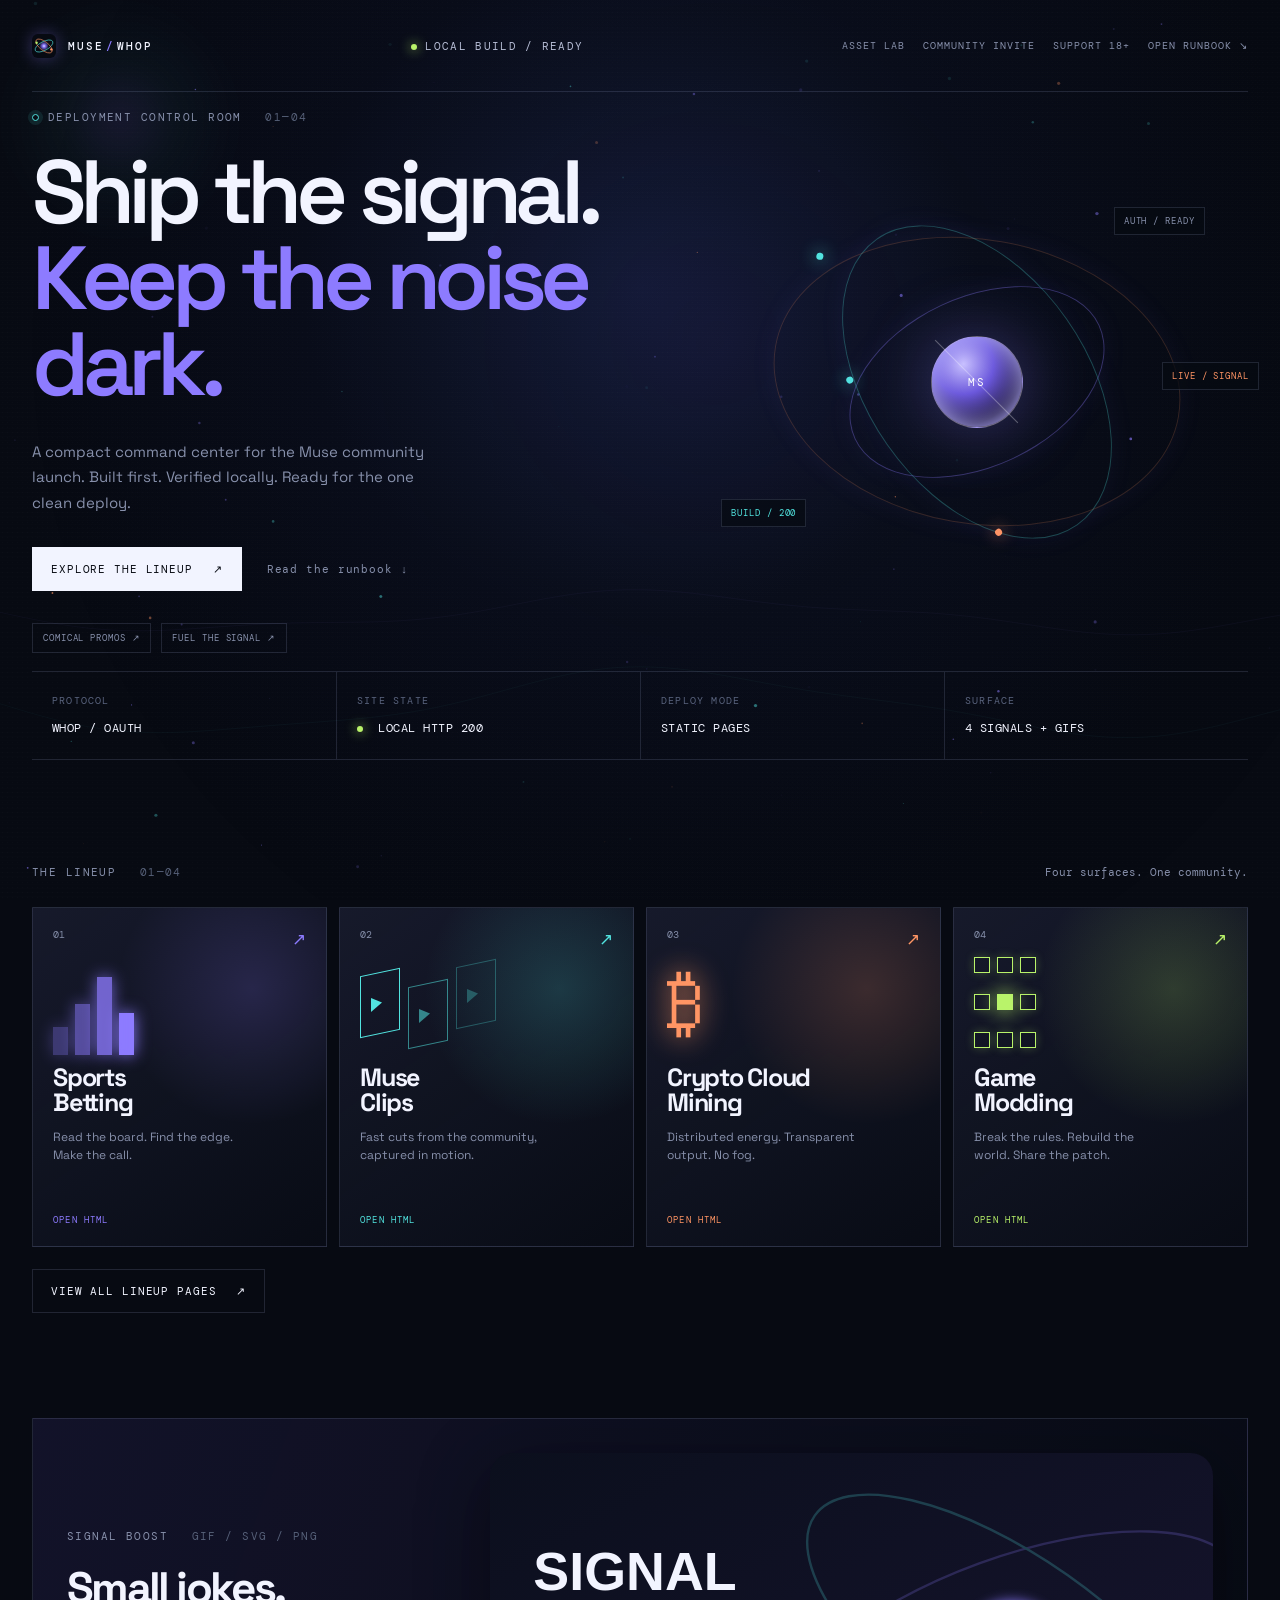
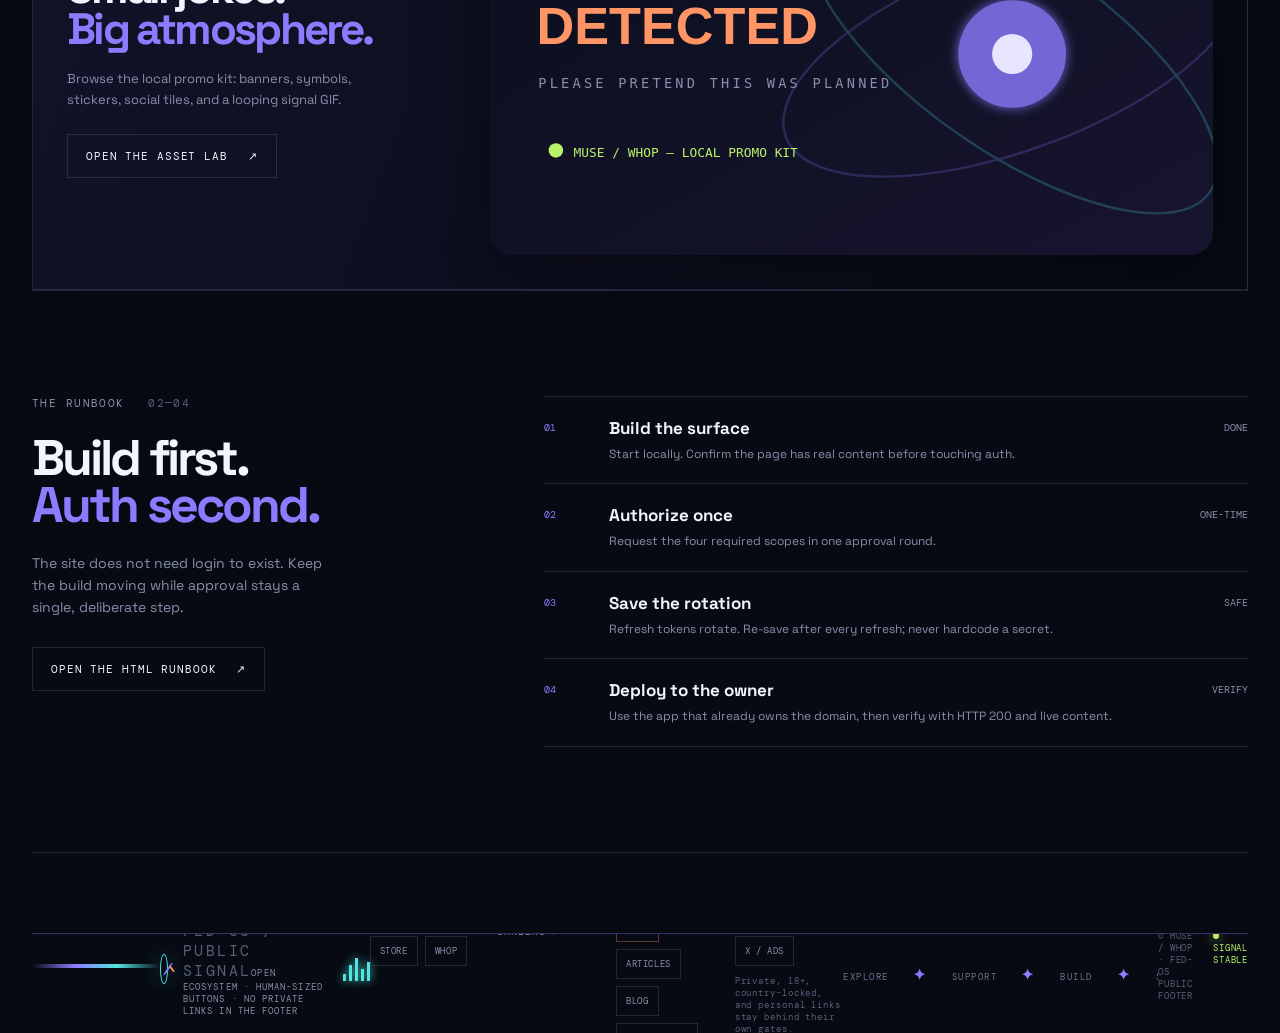
<file: index.html>
<!doctype html>
<html lang="en">
<head>
  <meta charset="utf-8"><meta name="viewport" content="width=device-width, initial-scale=1">
  <meta name="theme-color" content="#070a12"><meta name="description" content="Muse Whop — a dark, animated community control room.">
  <title>Muse / Whop Control Room</title>
  <link rel="icon" type="image/svg+xml" href="assets/muse-favicon.svg"><link rel="apple-touch-icon" href="assets/muse-symbol.svg"><link rel="manifest" href="site.webmanifest">
  <link rel="preconnect" href="https://fonts.googleapis.com"><link rel="preconnect" href="https://fonts.gstatic.com" crossorigin>
  <link href="https://fonts.googleapis.com/css2?family=DM+Mono:wght@400;500&family=Space+Grotesk:wght@400;500;600;700&display=swap" rel="stylesheet"><link rel="stylesheet" href="styles.css">
</head>
<body>
  <canvas id="scene" aria-hidden="true"></canvas><div class="grain" aria-hidden="true"></div><div class="scanlines" aria-hidden="true"></div>
  <main class="shell">
    <nav class="topbar"><a class="brand" href="index.html" aria-label="Muse Whop home"><img src="assets/muse-symbol.svg" alt="" class="brand-symbol"><span>MUSE<span class="slash">/</span>WHOP</span></a><div class="nav-status"><i></i><span>LOCAL BUILD / READY</span></div><div class="nav-links"><a href="gallery.html">ASSET LAB</a><a href="invite.html">COMMUNITY INVITE</a><a href="support.html">SUPPORT 18+</a><a class="nav-link" href="runbook.html">OPEN RUNBOOK <span>↘</span></a></div></nav>
    <section class="hero" id="top"><div class="hero-copy"><p class="eyebrow"><span class="pulse"></span>DEPLOYMENT CONTROL ROOM <b>01—04</b></p><h1>Ship the signal.<br><em>Keep the noise dark.</em></h1><p class="lede">A compact command center for the Muse community launch. Built first. Verified locally. Ready for the one clean deploy.</p><div class="hero-actions"><a class="button button-primary" href="lineup.html">Explore the lineup <span>↗</span></a><a class="text-button" href="runbook.html">Read the runbook <span>↓</span></a></div><div class="hero-chips"><a href="gallery.html">COMICAL PROMOS <span>↗</span></a><a href="support.html">FUEL THE SIGNAL <span>↗</span></a></div></div><div class="hero-orbit" aria-label="Animated abstract orbit visualization"><div class="orbit orbit-one"></div><div class="orbit orbit-two"></div><div class="orbit orbit-three"></div><div class="core"><span></span><small>MS</small></div><div class="orbit-label label-a">AUTH / READY</div><div class="orbit-label label-b">BUILD / 200</div><div class="orbit-label label-c">LIVE / SIGNAL</div></div></section>
    <section class="metrics" aria-label="Project metrics"><div><span class="metric-label">PROTOCOL</span><strong>WHOP / OAUTH</strong></div><div><span class="metric-label">SITE STATE</span><strong><i class="tiny-dot"></i> LOCAL HTTP 200</strong></div><div><span class="metric-label">DEPLOY MODE</span><strong>STATIC PAGES</strong></div><div><span class="metric-label">SURFACE</span><strong>4 SIGNALS + GIFS</strong></div></section>
    <section class="section" id="lineup"><div class="section-heading"><p class="eyebrow">THE LINEUP <b>01—04</b></p><p class="section-note">Four surfaces. One community.</p></div><div class="cards"><a class="signal-card card-purple" href="sports-betting.html"><div class="card-top"><span class="index">01</span><span class="card-arrow">↗</span></div><div class="glyph glyph-bars"><i></i><i></i><i></i><i></i></div><h2>Sports<br>Betting</h2><p>Read the board. Find the edge. Make the call.</p><span class="card-tag">OPEN HTML</span></a><a class="signal-card card-cyan" href="muse-clips.html"><div class="card-top"><span class="index">02</span><span class="card-arrow">↗</span></div><div class="glyph glyph-clips"><i></i><i></i><i></i></div><h2>Muse<br>Clips</h2><p>Fast cuts from the community, captured in motion.</p><span class="card-tag">OPEN HTML</span></a><a class="signal-card card-orange" href="crypto-mining.html"><div class="card-top"><span class="index">03</span><span class="card-arrow">↗</span></div><div class="glyph glyph-coin"><span>₿</span></div><h2>Crypto Cloud<br>Mining</h2><p>Distributed energy. Transparent output. No fog.</p><span class="card-tag">OPEN HTML</span></a><a class="signal-card card-lime" href="game-modding.html"><div class="card-top"><span class="index">04</span><span class="card-arrow">↗</span></div><div class="glyph glyph-grid"><i></i><i></i><i></i><i></i><i></i><i></i><i></i><i></i><i></i></div><h2>Game<br>Modding</h2><p>Break the rules. Rebuild the world. Share the patch.</p><span class="card-tag">OPEN HTML</span></a></div><div class="section-cta"><a class="button button-outline" href="lineup.html">View all lineup pages <span>↗</span></a></div></section>
    <section class="promo-strip"><div><p class="eyebrow">SIGNAL BOOST <b>GIF / SVG / PNG</b></p><h2>Small jokes.<br><em>Big atmosphere.</em></h2><p>Browse the local promo kit: banners, symbols, stickers, social tiles, and a looping signal GIF.</p><a class="button button-outline" href="gallery.html">Open the asset lab <span>↗</span></a></div><img src="assets/banner-signal.svg" alt="Comical signal detected promotional banner" loading="lazy"></section>
    <section class="runbook section" id="runbook"><div class="runbook-intro"><p class="eyebrow">THE RUNBOOK <b>02—04</b></p><h2>Build first.<br><em>Auth second.</em></h2><p>The site does not need login to exist. Keep the build moving while approval stays a single, deliberate step.</p><a class="button button-outline" href="runbook.html">Open the HTML runbook <span>↗</span></a></div><ol class="steps"><li><span class="step-no">01</span><div><h3>Build the surface</h3><p>Start locally. Confirm the page has real content before touching auth.</p></div><span class="step-state">DONE</span></li><li><span class="step-no">02</span><div><h3>Authorize once</h3><p>Request the four required scopes in one approval round.</p></div><span class="step-state">ONE-TIME</span></li><li><span class="step-no">03</span><div><h3>Save the rotation</h3><p>Refresh tokens rotate. Re-save after every refresh; never hardcode a secret.</p></div><span class="step-state">SAFE</span></li><li><span class="step-no">04</span><div><h3>Deploy to the owner</h3><p>Use the app that already owns the domain, then verify with HTTP 200 and live content.</p></div><span class="step-state">VERIFY</span></li></ol></section>
    <footer class="site-footer"><div class="footer-beam"></div><div class="footer-signal-line"><span class="footer-orb" aria-hidden="true"></span><div><strong>FED-OS / PUBLIC SIGNAL</strong><small>OPEN ECOSYSTEM · HUMAN-SIZED BUTTONS · NO PRIVATE LINKS IN THE FOOTER</small></div><span class="footer-bars" aria-hidden="true"><i></i><i></i><i></i><i></i><i></i></span></div><div class="footer-grid"><section class="footer-column"><h3>FED-OS</h3><div class="footer-links"><a href="https://www.fedpromptly.org" target="_blank" rel="noopener">FED-OS</a><a href="https://www.fedpromptly.com/aid" target="_blank" rel="noopener">MEMBERSHIP</a><a href="https://www.jabburr.com/fed-os" target="_blank" rel="noopener">STORE</a><a href="https://whop.com/fedpromptly/" target="_blank" rel="noopener">WHOP</a></div></section><section class="footer-column"><h3>CONTACT</h3><div class="footer-contact"><a href="mailto:contact@fedpromptly.com">GENERAL ↗</a><a href="mailto:support@fedpromptly.com">SUPPORT ↗</a><a href="mailto:business@fedpromptly.com">BUSINESS ↗</a><a href="mailto:careers@fedpromptly.com">CAREERS ↗</a></div></section><section class="footer-column"><h3>MEDIA / SUPPORT</h3><div class="footer-links"><a class="hot" href="https://www.patreon.com/c/FEDpromptly" target="_blank" rel="noopener">PATREON</a><a class="hot" href="https://buymeacoffee.com/fedpromptly" target="_blank" rel="noopener">TIPS</a><a href="https://substack.com/@fedpromptly" target="_blank" rel="noopener">ARTICLES</a><a href="https://fedpromptly.wordpress.com/" target="_blank" rel="noopener">BLOG</a><a href="https://gitfed.substack.com/" target="_blank" rel="noopener">GITFED BLOG</a><a href="https://www.deviantart.com/fedpromptly" target="_blank" rel="noopener">ART</a></div></section><section class="footer-column"><h3>COMMUNITY</h3><div class="footer-links"><a href="discord.html">DEV DISCORD</a><a href="https://bsky.app/profile/fed-os.bsky.social" target="_blank" rel="noopener">BLUESKY</a><a href="https://x.com/Fedpromptly" target="_blank" rel="noopener">X / ADS</a></div><p class="footer-note">Private, 18+, country-locked, and personal links stay behind their own gates.</p></section></div><div class="footer-ticker"><span>EXPLORE <b>✦</b> SUPPORT <b>✦</b> BUILD <b>✦</b> SHARE <b>✦</b> KEEP THE SIGNAL KIND <b>✦</b> EXPLORE <b>✦</b> SUPPORT <b>✦</b> BUILD <b>✦</b> SHARE <b>✦</b> KEEP THE SIGNAL KIND</span></div><div class="footer-bottom"><span>© MUSE / WHOP · FED-OS PUBLIC FOOTER</span><span class="footer-signal"><i></i> SIGNAL STABLE</span></div></footer>
  </main><script src="script.js"></script>
</body></html>
</file>
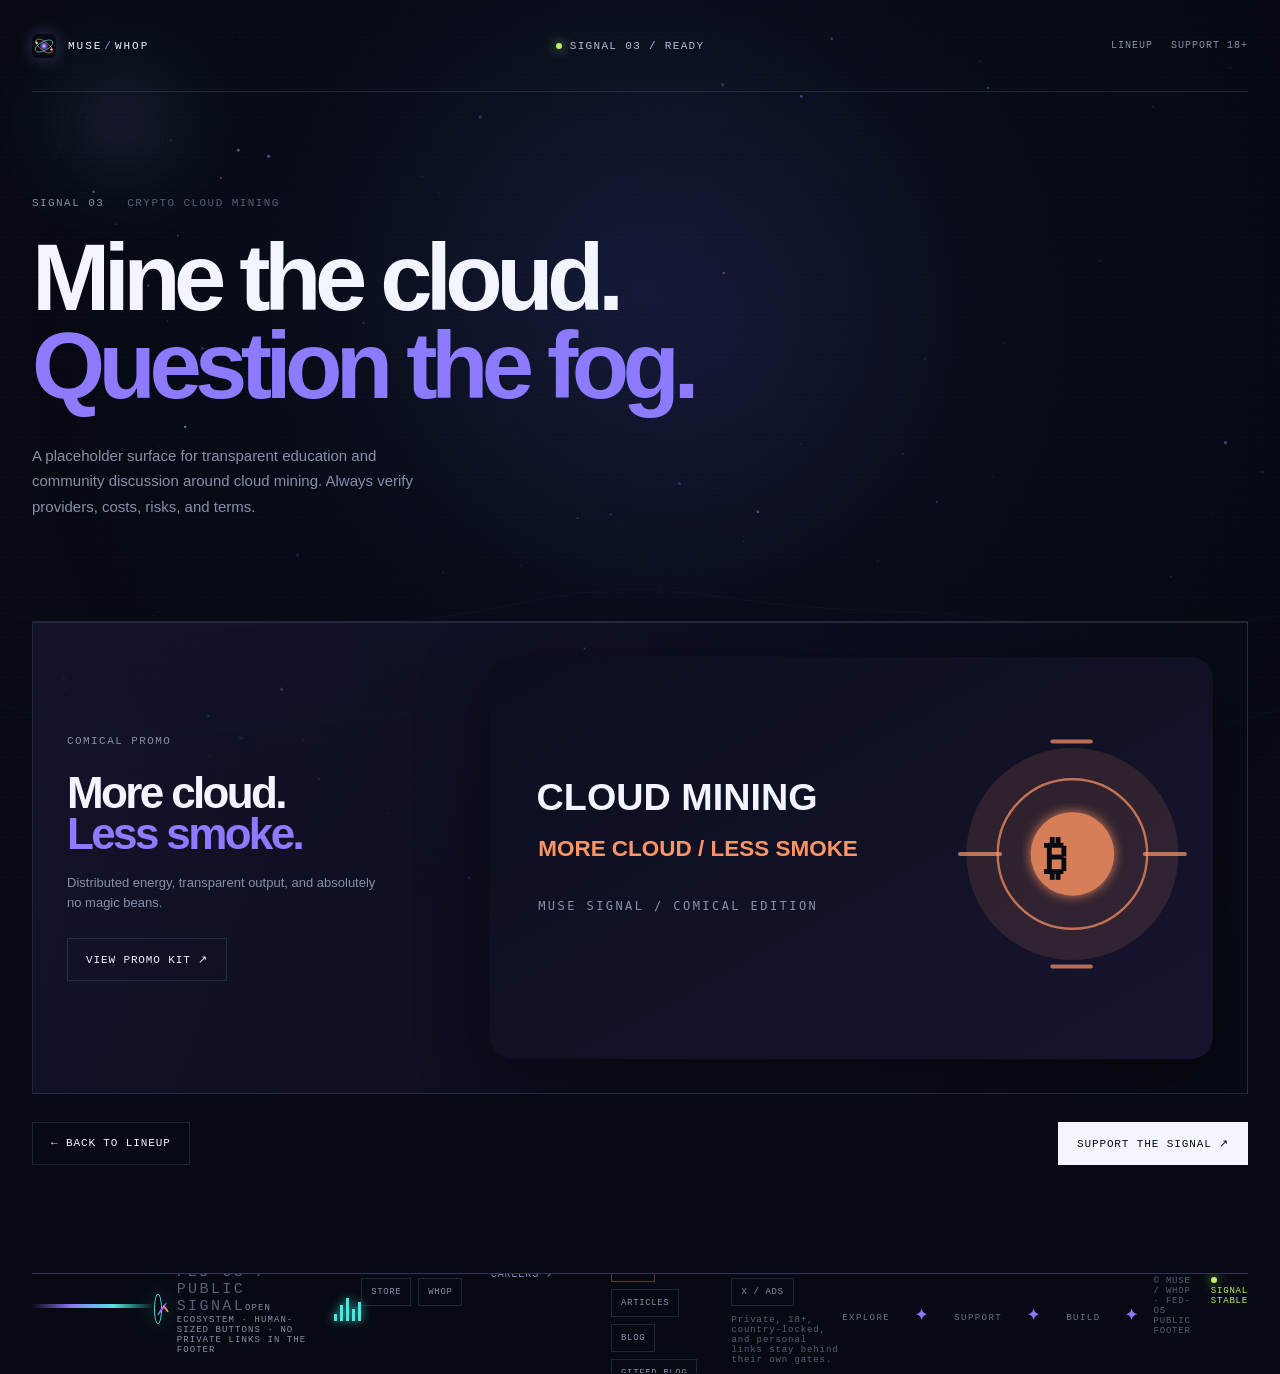
<file: crypto-mining.html>
<!doctype html><html lang="en"><head><meta charset="utf-8"><meta name="viewport" content="width=device-width,initial-scale=1"><title>Crypto Cloud Mining / Muse Whop</title><link rel="icon" type="image/svg+xml" href="assets/muse-favicon.svg"><link rel="stylesheet" href="styles.css"></head><body><canvas id="scene"></canvas><div class="grain"></div><div class="scanlines"></div><main class="shell"><nav class="topbar"><a class="brand" href="index.html"><img src="assets/muse-symbol.svg" class="brand-symbol" alt=""><span>MUSE<span class="slash">/</span>WHOP</span></a><div class="nav-status"><i></i>SIGNAL 03 / READY</div><div class="nav-links"><a href="lineup.html">LINEUP</a><a href="support.html">SUPPORT 18+</a></div></nav><section class="page-hero"><p class="eyebrow">SIGNAL 03 <b>CRYPTO CLOUD MINING</b></p><h1>Mine the cloud.<br><em>Question the fog.</em></h1><p class="lede">A placeholder surface for transparent education and community discussion around cloud mining. Always verify providers, costs, risks, and terms.</p></section><section class="promo-strip"><div><p class="eyebrow">COMICAL PROMO</p><h2>More cloud.<br><em>Less smoke.</em></h2><p>Distributed energy, transparent output, and absolutely no magic beans.</p><a class="button button-outline" href="gallery.html">View promo kit ↗</a></div><img src="assets/promo-mining.svg" alt="Crypto cloud mining promo art"></section><div class="page-actions"><a class="button button-outline" href="lineup.html">← Back to lineup</a><a class="button button-primary" href="support.html">Support the signal ↗</a></div><footer class="site-footer"><div class="footer-beam"></div><div class="footer-signal-line"><span class="footer-orb" aria-hidden="true"></span><div><strong>FED-OS / PUBLIC SIGNAL</strong><small>OPEN ECOSYSTEM · HUMAN-SIZED BUTTONS · NO PRIVATE LINKS IN THE FOOTER</small></div><span class="footer-bars" aria-hidden="true"><i></i><i></i><i></i><i></i><i></i></span></div><div class="footer-grid"><section class="footer-column"><h3>FED-OS</h3><div class="footer-links"><a href="https://www.fedpromptly.org" target="_blank" rel="noopener">FED-OS</a><a href="https://www.fedpromptly.com/aid" target="_blank" rel="noopener">MEMBERSHIP</a><a href="https://www.jabburr.com/fed-os" target="_blank" rel="noopener">STORE</a><a href="https://whop.com/fedpromptly/" target="_blank" rel="noopener">WHOP</a></div></section><section class="footer-column"><h3>CONTACT</h3><div class="footer-contact"><a href="mailto:contact@fedpromptly.com">GENERAL ↗</a><a href="mailto:support@fedpromptly.com">SUPPORT ↗</a><a href="mailto:business@fedpromptly.com">BUSINESS ↗</a><a href="mailto:careers@fedpromptly.com">CAREERS ↗</a></div></section><section class="footer-column"><h3>MEDIA / SUPPORT</h3><div class="footer-links"><a class="hot" href="https://www.patreon.com/c/FEDpromptly" target="_blank" rel="noopener">PATREON</a><a class="hot" href="https://buymeacoffee.com/fedpromptly" target="_blank" rel="noopener">TIPS</a><a href="https://substack.com/@fedpromptly" target="_blank" rel="noopener">ARTICLES</a><a href="https://fedpromptly.wordpress.com/" target="_blank" rel="noopener">BLOG</a><a href="https://gitfed.substack.com/" target="_blank" rel="noopener">GITFED BLOG</a><a href="https://www.deviantart.com/fedpromptly" target="_blank" rel="noopener">ART</a></div></section><section class="footer-column"><h3>COMMUNITY</h3><div class="footer-links"><a href="discord.html">DEV DISCORD</a><a href="https://bsky.app/profile/fed-os.bsky.social" target="_blank" rel="noopener">BLUESKY</a><a href="https://x.com/Fedpromptly" target="_blank" rel="noopener">X / ADS</a></div><p class="footer-note">Private, 18+, country-locked, and personal links stay behind their own gates.</p></section></div><div class="footer-ticker"><span>EXPLORE <b>✦</b> SUPPORT <b>✦</b> BUILD <b>✦</b> SHARE <b>✦</b> KEEP THE SIGNAL KIND <b>✦</b> EXPLORE <b>✦</b> SUPPORT <b>✦</b> BUILD <b>✦</b> SHARE <b>✦</b> KEEP THE SIGNAL KIND</span></div><div class="footer-bottom"><span>© MUSE / WHOP · FED-OS PUBLIC FOOTER</span><span class="footer-signal"><i></i> SIGNAL STABLE</span></div></footer></main><script src="script.js"></script></body></html>
</file>
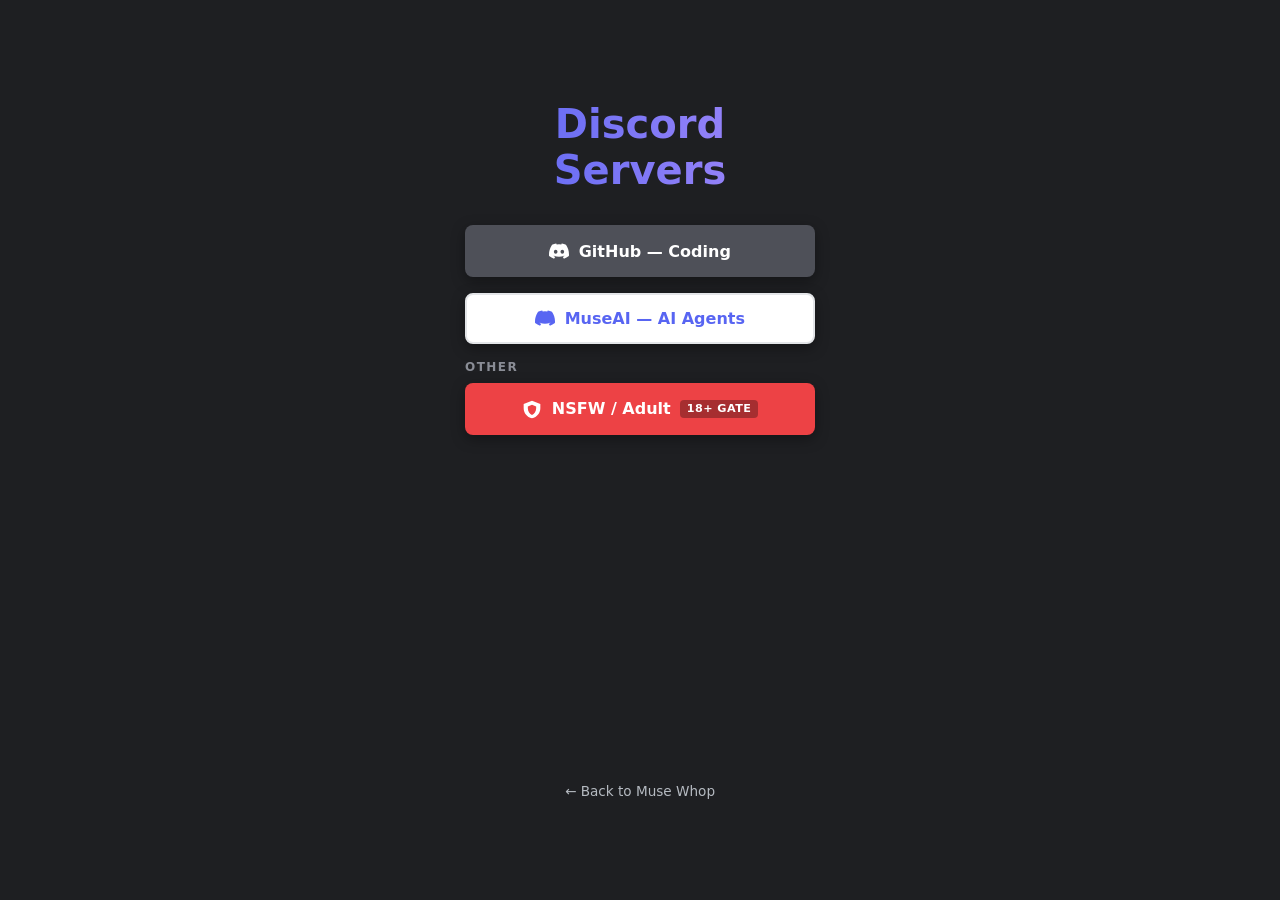
<file: discord.html>
<!doctype html><html lang="en"><head><meta charset="utf-8"><meta name="viewport" content="width=device-width,initial-scale=1"><meta name="theme-color" content="#1e1f22"><title>Discord Servers / Muse Whop</title><link rel="icon" type="image/svg+xml" href="assets/muse-favicon.svg"><style>:root{--discord:#5865f2;--grey:#4e5058;--red:#ed4245}*{box-sizing:border-box}body{margin:0;min-height:100vh;display:flex;align-items:center;justify-content:center;padding:2.5rem 2rem;background:#1e1f22;color:#f2f3f5;font-family:system-ui,-apple-system,"Segoe UI",Roboto,sans-serif}.wrap{display:flex;flex-direction:column;align-items:center;gap:2rem;width:100%;max-width:350px}.title{margin:0;text-align:center;font-size:clamp(1.75rem,7vw,2.5rem);font-weight:800;line-height:1.15;background:linear-gradient(90deg,#5865f2,#a78bfa,#eb459e,#5865f2);background-size:300% 100%;-webkit-background-clip:text;background-clip:text;color:transparent;animation:shimmer 6s linear infinite,rise .7s cubic-bezier(.2,.7,.2,1) both}.section-label{margin:0 0 -.4rem;align-self:flex-start;font-size:.75rem;font-weight:700;letter-spacing:.12em;text-transform:uppercase;color:#8a8d96}.button-stack{display:flex;flex-direction:column;gap:1rem;width:100%}.discord-btn{display:flex;align-items:center;justify-content:center;gap:.6rem;width:100%;padding:.85rem 1.25rem;border-radius:8px;font-size:1rem;font-weight:600;text-decoration:none;border:2px solid transparent;box-shadow:0 4px 14px rgba(0,0,0,.35);transition:background .15s ease,transform .15s ease,box-shadow .15s ease,border-color .15s ease}.discord-btn:hover{transform:translateY(-2px);box-shadow:0 8px 20px rgba(0,0,0,.45)}.discord-btn:focus-visible{outline:none;border-color:#fff}.discord-btn svg{width:20px;height:20px;fill:currentColor;flex-shrink:0}.discord-btn.github{background:var(--grey);color:#fff}.discord-btn.github:hover{background:#3c3e44}.discord-btn.museai{background:#fff;color:var(--discord);border-color:#e3e5e8}.discord-btn.museai:hover{background:#EDEFFD;border-color:#c9ccf7}.discord-btn.nsfw{background:var(--red);color:#fff}.discord-btn.nsfw:hover{background:#c93b3e}.tag{font-size:.7rem;font-weight:700;letter-spacing:.04em;padding:.15rem .4rem;border-radius:4px;background:rgba(0,0,0,.3);text-transform:uppercase}.widget{width:100%;border-radius:10px;overflow:hidden;margin-top:.25rem}.widget iframe{display:block;width:100%;height:280px;border:0}.back{color:#b5bac1;font-size:.85rem;text-decoration:none}.back:hover{color:#fff}dialog.age-gate{width:min(92vw,400px);padding:1.75rem;border:none;border-radius:12px;background:#2b2d31;color:#f2f3f5;box-shadow:0 24px 70px rgba(0,0,0,.65)}dialog.age-gate::backdrop{background:rgba(0,0,0,.65);backdrop-filter:blur(4px)}dialog.age-gate h2{margin:0 0 .6rem;font-size:1.2rem}dialog.age-gate p{margin:0 0 1.25rem;font-size:.925rem;line-height:1.5;color:#c4c7ce}dialog.age-gate p strong{color:#ed4245}.verify{display:flex;align-items:flex-start;gap:.65rem;padding:.85rem .9rem;margin-bottom:1.25rem;border-radius:8px;background:#1e1f22;border:2px solid #3c3e44;cursor:pointer;font-size:.9rem;line-height:1.4;color:#dbdee1}.verify input{flex-shrink:0;width:18px;height:18px;accent-color:var(--red)}.gate-actions{display:flex;flex-direction:column;gap:.6rem}.gate-btn{font:inherit;font-size:.95rem;font-weight:600;padding:.75rem 1rem;border-radius:8px;border:2px solid transparent;cursor:pointer}.gate-btn.confirm{background:var(--red);color:#fff}.gate-btn.confirm:disabled{opacity:.45;cursor:not-allowed}.gate-btn.cancel{background:transparent;color:#c4c7ce;border-color:#4e5058}@keyframes shimmer{from{background-position:0 50%}to{background-position:-300% 50%}}@keyframes rise{from{opacity:0;transform:translateY(12px) scale(.98)}to{opacity:1;transform:none}}@media(prefers-reduced-motion:reduce){.title{animation:none}.discord-btn:hover{transform:none}}</style></head><body><main class="wrap"><h1 class="title">Discord Servers</h1><div class="button-stack"><a class="discord-btn github" href="https://discord.com/invite/Jm4XStx4Pf" target="_blank" rel="noopener noreferrer"><svg viewBox="0 0 24 24" aria-hidden="true"><path d="M20.3 4.37a19.8 19.8 0 0 0-4.87-1.52.07.07 0 0 0-.08.04c-.21.38-.44.86-.61 1.25a18.27 18.27 0 0 0-5.49 0 12.6 12.6 0 0 0-.62-1.25.08.08 0 0 0-.08-.04A19.74 19.74 0 0 0 3.68 4.37C.53 9.05-.32 13.58.1 18.06a.08.08 0 0 0 .03.06 19.9 19.9 0 0 0 5.99 3.03.08.08 0 0 0 .08-.03c.46-.63.87-1.3 1.23-1.99a.08.08 0 0 0-.04-.11 13.1 13.1 0 0 1-1.87-.89.08.08 0 0 1-.01-.13c.13-.09.25-.19.37-.29a.07.07 0 0 1 .08-.01c3.93 1.79 8.18 1.79 12.06 0a.07.07 0 0 1 .08.01c.12.1.25.2.37.29a.08.08 0 0 1-.01.13 12.3 12.3 0 0 1-1.87.89.08.08 0 0 0-.04.11c.36.7.77 1.36 1.23 1.99a.08.08 0 0 0 .08.03 19.84 19.84 0 0 0 6-3.03.08.08 0 0 0 .03-.05c.5-5.18-.84-9.67-3.55-13.66a.06.06 0 0 0-.03-.03ZM8.02 15.33c-1.18 0-2.16-1.09-2.16-2.42s.96-2.42 2.16-2.42c1.21 0 2.18 1.1 2.16 2.42 0 1.33-.96 2.42-2.16 2.42Zm7.98 0c-1.18 0-2.16-1.09-2.16-2.42s.96-2.42 2.16-2.42c1.21 0 2.18 1.1 2.16 2.42 0 1.33-.95 2.42-2.16 2.42Z"/></svg>GitHub — Coding</a><a class="discord-btn museai" href="https://discord.com/invite/dPPdvYys2a" target="_blank" rel="noopener noreferrer"><svg viewBox="0 0 24 24" aria-hidden="true"><path d="M20.3 4.37a19.8 19.8 0 0 0-4.87-1.52.07.07 0 0 0-.08.04c-.21.38-.44.86-.61 1.25a18.27 18.27 0 0 0-5.49 0 12.6 12.6 0 0 0-.62-1.25.08.08 0 0 0-.08-.04A19.74 19.74 0 0 0 3.68 4.37C.53 9.05-.32 13.58.1 18.06a.08.08 0 0 0 .03.06 19.9 19.9 0 0 0 5.99 3.03.08.08 0 0 0 .08-.03c.46-.63.87-1.3 1.23-1.99a.08.08 0 0 0-.04-.11 13.1 13.1 0 0 1-1.87-.89.08.08 0 0 1-.01-.13c.13-.09.25-.19.37-.29a.07.07 0 0 1 .08-.01c3.93 1.79 8.18 1.79 12.06 0a.07.07 0 0 1 .08.01c.12.1.25.2.37.29a.08.08 0 0 1-.01.13 12.3 12.3 0 0 1-1.87.89.08.08 0 0 0-.04.11c.36.7.77 1.36 1.23 1.99a.08.08 0 0 0 .08.03 19.84 19.84 0 0 0 6-3.03.08.08 0 0 0 .03-.05c.5-5.18-.84-9.67-3.55-13.66a.06.06 0 0 0-.03-.03Z"/></svg>MuseAI — AI Agents</a><h2 class="section-label">Other</h2><a class="discord-btn nsfw" id="nsfwBtn" href="#age-gate"><svg viewBox="0 0 24 24" aria-hidden="true"><path d="M12 2 2 6v5c0 5.55 3.84 10.74 10 12 6.16-1.26 10-6.45 10-12V6L12 2Zm0 5 5 2v2c0 3.55-2.34 6.99-5 8.25C9.34 17.99 7 14.55 7 11V9l5-2Z"/></svg>NSFW / Adult <span class="tag">18+ Gate</span></a></div><div class="widget"><iframe src="https://discord.com/widget?id=1400235929154879490&theme=dark" title="Muse Whop Discord" allowtransparency="true" frameborder="0" sandbox="allow-popups allow-popups-to-escape-sandbox allow-same-origin allow-scripts" loading="lazy"></iframe></div><a class="back" href="index.html">← Back to Muse Whop</a></main><dialog id="ageGate" class="age-gate"><h2>Age Verification Required</h2><p>The NSFW server contains <strong>adult (18+ / NSFW)</strong> content. Confirm your age to request access instructions.</p><label class="verify"><input type="checkbox" id="ageCheck"><span>I confirm that I am <strong style="color:#fff">18 years or older</strong> and consent to viewing adult content.</span></label><div class="gate-actions"><button type="button" class="gate-btn confirm" id="ageConfirm" disabled>Continue</button><button type="button" class="gate-btn cancel" id="ageCancel">Cancel</button></div></dialog><script>const gate=document.getElementById('ageGate'),btn=document.getElementById('nsfwBtn'),check=document.getElementById('ageCheck'),confirm=document.getElementById('ageConfirm'),cancel=document.getElementById('ageCancel');btn.addEventListener('click',e=>{e.preventDefault();check.checked=false;confirm.disabled=true;gate.showModal()});check.addEventListener('change',()=>confirm.disabled=!check.checked);confirm.addEventListener('click',()=>{if(!check.checked)return;gate.close();alert('Please email museai@fedpromptly.com after your age confirmation to request the redirected NSFW Discord link. This page does not redirect directly to the invite.');window.location.href='mailto:museai@fedpromptly.com?subject=NSFW%20Discord%20access%20request'});cancel.addEventListener('click',()=>gate.close());gate.addEventListener('click',e=>{if(e.target===gate)gate.close()});</script></body></html>
</file>
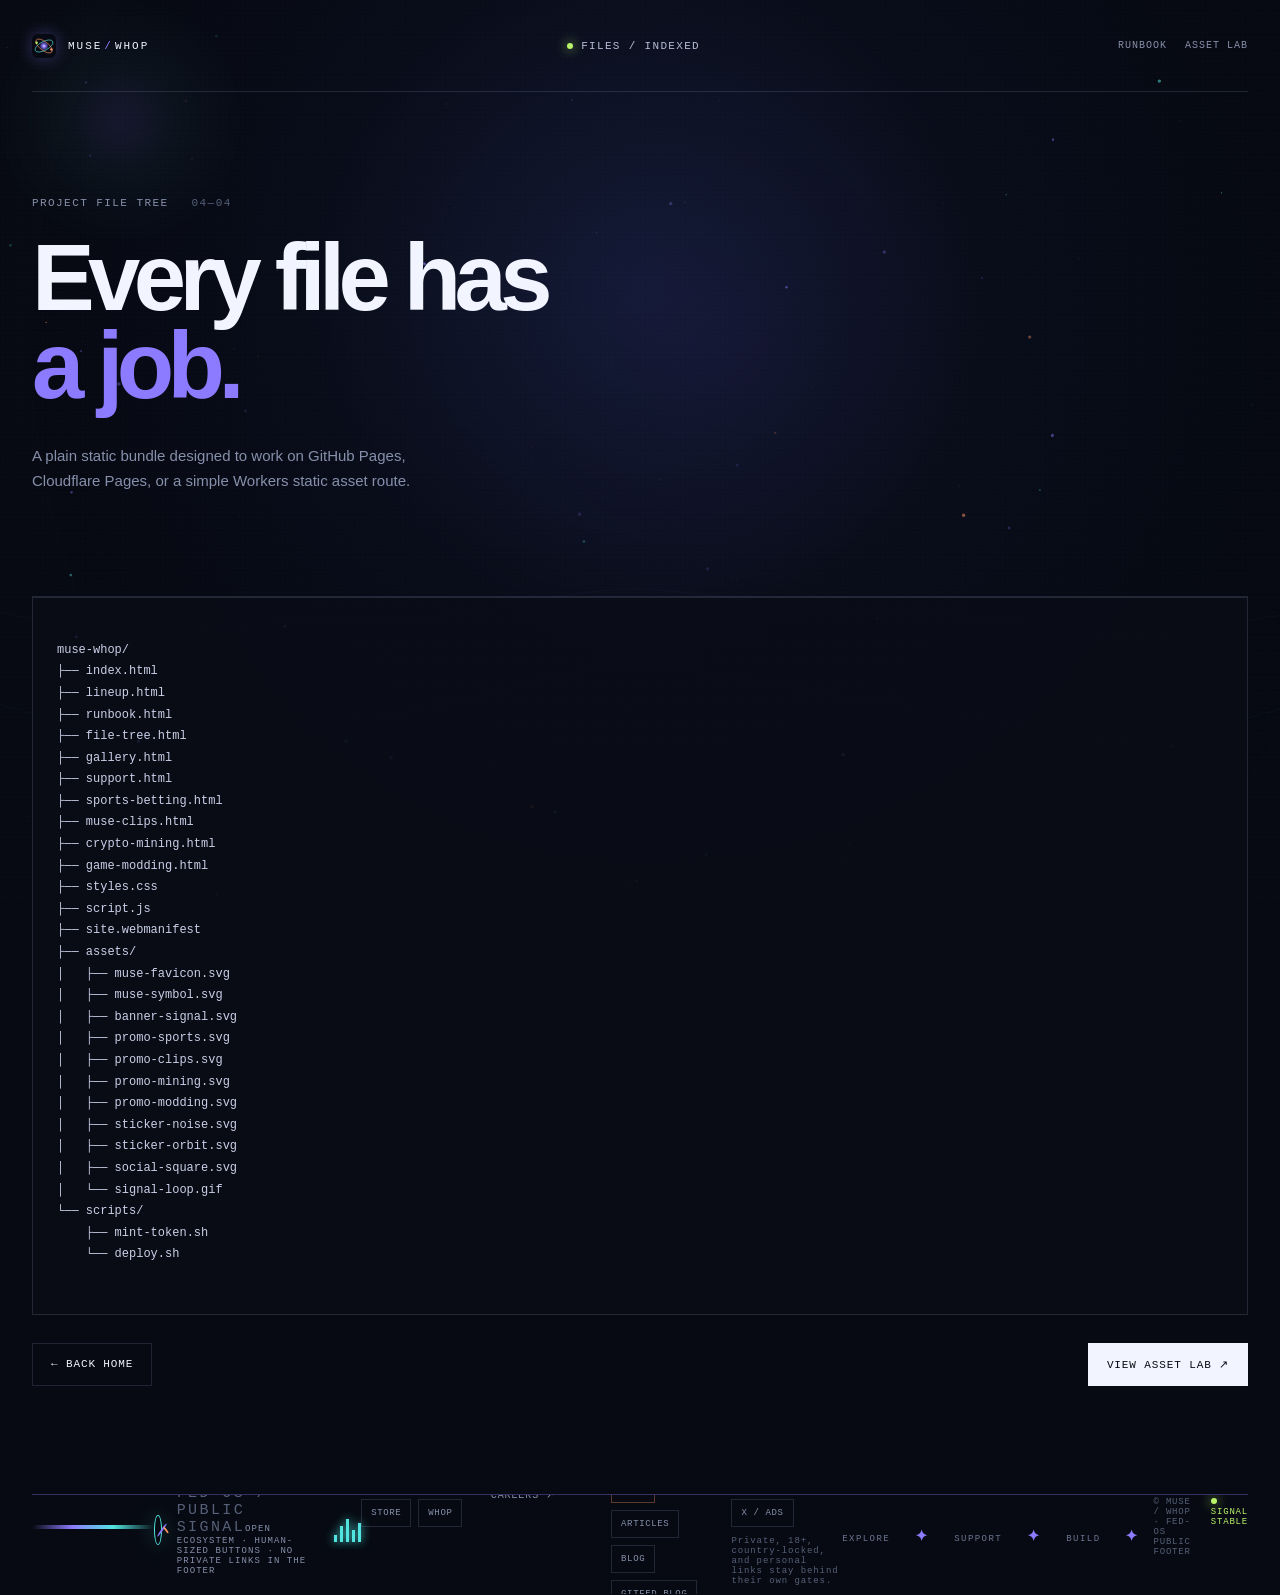
<file: file-tree.html>
<!doctype html><html lang="en"><head><meta charset="utf-8"><meta name="viewport" content="width=device-width,initial-scale=1"><title>File Tree / Muse Whop</title><link rel="icon" type="image/svg+xml" href="assets/muse-favicon.svg"><link rel="stylesheet" href="styles.css"></head><body><canvas id="scene" aria-hidden="true"></canvas><div class="grain"></div><div class="scanlines"></div><main class="shell"><nav class="topbar"><a class="brand" href="index.html"><img src="assets/muse-symbol.svg" alt="" class="brand-symbol"><span>MUSE<span class="slash">/</span>WHOP</span></a><div class="nav-status"><i></i>FILES / INDEXED</div><div class="nav-links"><a href="runbook.html">RUNBOOK</a><a href="gallery.html">ASSET LAB</a></div></nav><section class="page-hero"><p class="eyebrow">PROJECT FILE TREE <b>04—04</b></p><h1>Every file has<br><em>a job.</em></h1><p class="lede">A plain static bundle designed to work on GitHub Pages, Cloudflare Pages, or a simple Workers static asset route.</p></section><section class="tree-panel"><pre>muse-whop/
├── index.html
├── lineup.html
├── runbook.html
├── file-tree.html
├── gallery.html
├── support.html
├── sports-betting.html
├── muse-clips.html
├── crypto-mining.html
├── game-modding.html
├── styles.css
├── script.js
├── site.webmanifest
├── assets/
│   ├── muse-favicon.svg
│   ├── muse-symbol.svg
│   ├── banner-signal.svg
│   ├── promo-sports.svg
│   ├── promo-clips.svg
│   ├── promo-mining.svg
│   ├── promo-modding.svg
│   ├── sticker-noise.svg
│   ├── sticker-orbit.svg
│   ├── social-square.svg
│   └── signal-loop.gif
└── scripts/
    ├── mint-token.sh
    └── deploy.sh</pre></section><div class="page-actions"><a class="button button-outline" href="index.html">← Back home</a><a class="button button-primary" href="gallery.html">View asset lab ↗</a></div><footer class="site-footer"><div class="footer-beam"></div><div class="footer-signal-line"><span class="footer-orb" aria-hidden="true"></span><div><strong>FED-OS / PUBLIC SIGNAL</strong><small>OPEN ECOSYSTEM · HUMAN-SIZED BUTTONS · NO PRIVATE LINKS IN THE FOOTER</small></div><span class="footer-bars" aria-hidden="true"><i></i><i></i><i></i><i></i><i></i></span></div><div class="footer-grid"><section class="footer-column"><h3>FED-OS</h3><div class="footer-links"><a href="https://www.fedpromptly.org" target="_blank" rel="noopener">FED-OS</a><a href="https://www.fedpromptly.com/aid" target="_blank" rel="noopener">MEMBERSHIP</a><a href="https://www.jabburr.com/fed-os" target="_blank" rel="noopener">STORE</a><a href="https://whop.com/fedpromptly/" target="_blank" rel="noopener">WHOP</a></div></section><section class="footer-column"><h3>CONTACT</h3><div class="footer-contact"><a href="mailto:contact@fedpromptly.com">GENERAL ↗</a><a href="mailto:support@fedpromptly.com">SUPPORT ↗</a><a href="mailto:business@fedpromptly.com">BUSINESS ↗</a><a href="mailto:careers@fedpromptly.com">CAREERS ↗</a></div></section><section class="footer-column"><h3>MEDIA / SUPPORT</h3><div class="footer-links"><a class="hot" href="https://www.patreon.com/c/FEDpromptly" target="_blank" rel="noopener">PATREON</a><a class="hot" href="https://buymeacoffee.com/fedpromptly" target="_blank" rel="noopener">TIPS</a><a href="https://substack.com/@fedpromptly" target="_blank" rel="noopener">ARTICLES</a><a href="https://fedpromptly.wordpress.com/" target="_blank" rel="noopener">BLOG</a><a href="https://gitfed.substack.com/" target="_blank" rel="noopener">GITFED BLOG</a><a href="https://www.deviantart.com/fedpromptly" target="_blank" rel="noopener">ART</a></div></section><section class="footer-column"><h3>COMMUNITY</h3><div class="footer-links"><a href="discord.html">DEV DISCORD</a><a href="https://bsky.app/profile/fed-os.bsky.social" target="_blank" rel="noopener">BLUESKY</a><a href="https://x.com/Fedpromptly" target="_blank" rel="noopener">X / ADS</a></div><p class="footer-note">Private, 18+, country-locked, and personal links stay behind their own gates.</p></section></div><div class="footer-ticker"><span>EXPLORE <b>✦</b> SUPPORT <b>✦</b> BUILD <b>✦</b> SHARE <b>✦</b> KEEP THE SIGNAL KIND <b>✦</b> EXPLORE <b>✦</b> SUPPORT <b>✦</b> BUILD <b>✦</b> SHARE <b>✦</b> KEEP THE SIGNAL KIND</span></div><div class="footer-bottom"><span>© MUSE / WHOP · FED-OS PUBLIC FOOTER</span><span class="footer-signal"><i></i> SIGNAL STABLE</span></div></footer></main><script src="script.js"></script></body></html>
</file>
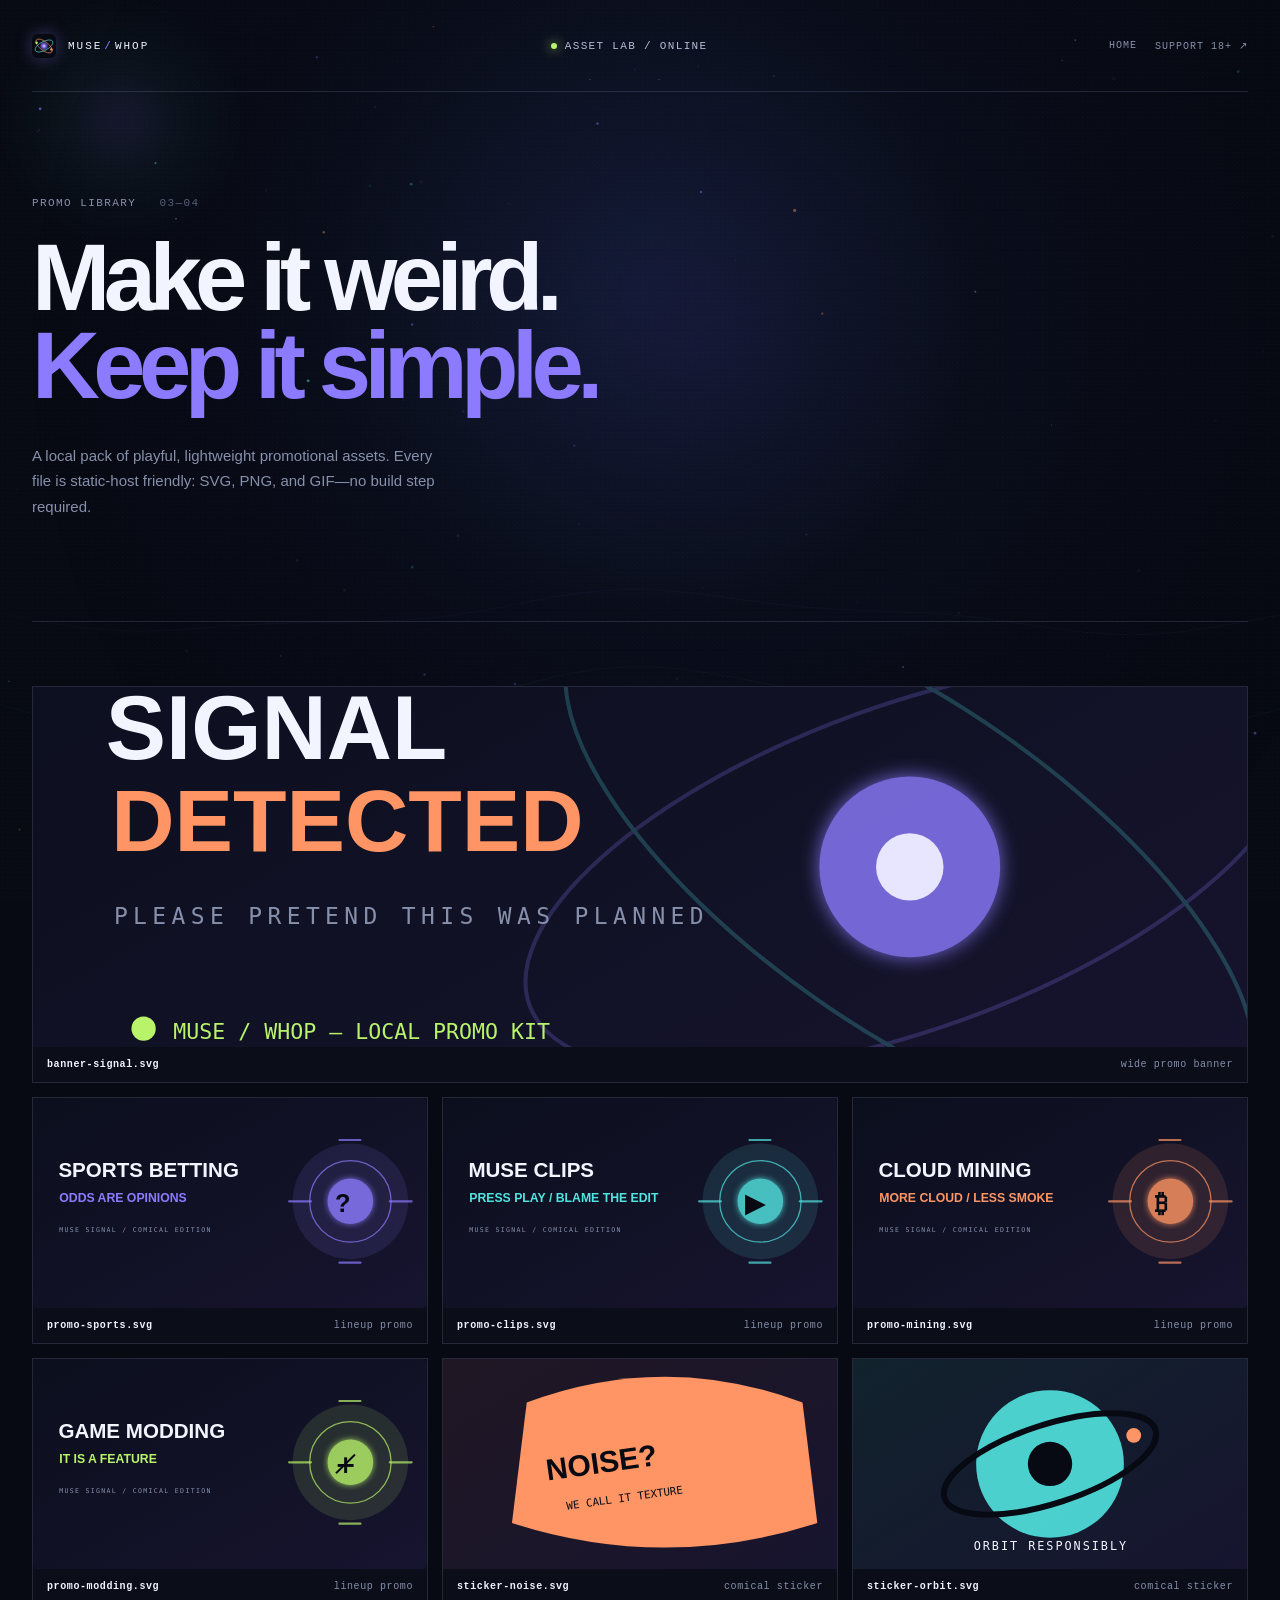
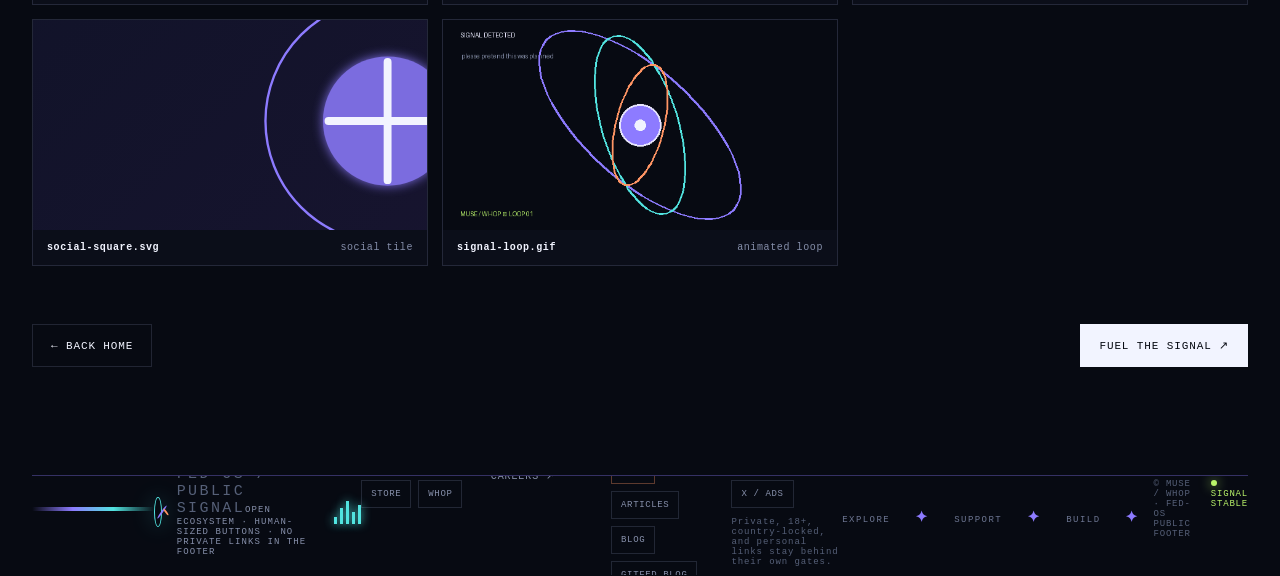
<file: gallery.html>
<!doctype html><html lang="en"><head><meta charset="utf-8"><meta name="viewport" content="width=device-width,initial-scale=1"><meta name="theme-color" content="#070a12"><title>Asset Lab / Muse Whop</title><link rel="icon" type="image/svg+xml" href="assets/muse-favicon.svg"><link rel="stylesheet" href="styles.css"></head><body><canvas id="scene" aria-hidden="true"></canvas><div class="grain"></div><div class="scanlines"></div><main class="shell"><nav class="topbar"><a class="brand" href="index.html"><img src="assets/muse-symbol.svg" alt="" class="brand-symbol"><span>MUSE<span class="slash">/</span>WHOP</span></a><div class="nav-status"><i></i>ASSET LAB / ONLINE</div><div class="nav-links"><a href="index.html">HOME</a><a class="nav-link" href="support.html">SUPPORT 18+ ↗</a></div></nav><section class="page-hero"><p class="eyebrow">PROMO LIBRARY <b>03—04</b></p><h1>Make it weird.<br><em>Keep it simple.</em></h1><p class="lede">A local pack of playful, lightweight promotional assets. Every file is static-host friendly: SVG, PNG, and GIF—no build step required.</p></section><section class="asset-grid"><figure class="asset-feature"><img src="assets/banner-signal.svg" alt="Comical signal detected banner"><figcaption><b>banner-signal.svg</b><span>wide promo banner</span></figcaption></figure><figure><img src="assets/promo-sports.svg" alt="Sports betting promo art"><figcaption><b>promo-sports.svg</b><span>lineup promo</span></figcaption></figure><figure><img src="assets/promo-clips.svg" alt="Muse Clips promo art"><figcaption><b>promo-clips.svg</b><span>lineup promo</span></figcaption></figure><figure><img src="assets/promo-mining.svg" alt="Crypto cloud mining promo art"><figcaption><b>promo-mining.svg</b><span>lineup promo</span></figcaption></figure><figure><img src="assets/promo-modding.svg" alt="Game modding promo art"><figcaption><b>promo-modding.svg</b><span>lineup promo</span></figcaption></figure><figure><img src="assets/sticker-noise.svg" alt="Noise sticker"><figcaption><b>sticker-noise.svg</b><span>comical sticker</span></figcaption></figure><figure><img src="assets/sticker-orbit.svg" alt="Orbit sticker"><figcaption><b>sticker-orbit.svg</b><span>comical sticker</span></figcaption></figure><figure><img src="assets/social-square.svg" alt="Muse Whop social tile"><figcaption><b>social-square.svg</b><span>social tile</span></figcaption></figure><figure class="gif-card"><img src="assets/signal-loop.gif" alt="Animated signal detected GIF"><figcaption><b>signal-loop.gif</b><span>animated loop</span></figcaption></figure></section><div class="page-actions"><a class="button button-outline" href="index.html">← Back home</a><a class="button button-primary" href="support.html">Fuel the signal ↗</a></div><footer class="site-footer"><div class="footer-beam"></div><div class="footer-signal-line"><span class="footer-orb" aria-hidden="true"></span><div><strong>FED-OS / PUBLIC SIGNAL</strong><small>OPEN ECOSYSTEM · HUMAN-SIZED BUTTONS · NO PRIVATE LINKS IN THE FOOTER</small></div><span class="footer-bars" aria-hidden="true"><i></i><i></i><i></i><i></i><i></i></span></div><div class="footer-grid"><section class="footer-column"><h3>FED-OS</h3><div class="footer-links"><a href="https://www.fedpromptly.org" target="_blank" rel="noopener">FED-OS</a><a href="https://www.fedpromptly.com/aid" target="_blank" rel="noopener">MEMBERSHIP</a><a href="https://www.jabburr.com/fed-os" target="_blank" rel="noopener">STORE</a><a href="https://whop.com/fedpromptly/" target="_blank" rel="noopener">WHOP</a></div></section><section class="footer-column"><h3>CONTACT</h3><div class="footer-contact"><a href="mailto:contact@fedpromptly.com">GENERAL ↗</a><a href="mailto:support@fedpromptly.com">SUPPORT ↗</a><a href="mailto:business@fedpromptly.com">BUSINESS ↗</a><a href="mailto:careers@fedpromptly.com">CAREERS ↗</a></div></section><section class="footer-column"><h3>MEDIA / SUPPORT</h3><div class="footer-links"><a class="hot" href="https://www.patreon.com/c/FEDpromptly" target="_blank" rel="noopener">PATREON</a><a class="hot" href="https://buymeacoffee.com/fedpromptly" target="_blank" rel="noopener">TIPS</a><a href="https://substack.com/@fedpromptly" target="_blank" rel="noopener">ARTICLES</a><a href="https://fedpromptly.wordpress.com/" target="_blank" rel="noopener">BLOG</a><a href="https://gitfed.substack.com/" target="_blank" rel="noopener">GITFED BLOG</a><a href="https://www.deviantart.com/fedpromptly" target="_blank" rel="noopener">ART</a></div></section><section class="footer-column"><h3>COMMUNITY</h3><div class="footer-links"><a href="discord.html">DEV DISCORD</a><a href="https://bsky.app/profile/fed-os.bsky.social" target="_blank" rel="noopener">BLUESKY</a><a href="https://x.com/Fedpromptly" target="_blank" rel="noopener">X / ADS</a></div><p class="footer-note">Private, 18+, country-locked, and personal links stay behind their own gates.</p></section></div><div class="footer-ticker"><span>EXPLORE <b>✦</b> SUPPORT <b>✦</b> BUILD <b>✦</b> SHARE <b>✦</b> KEEP THE SIGNAL KIND <b>✦</b> EXPLORE <b>✦</b> SUPPORT <b>✦</b> BUILD <b>✦</b> SHARE <b>✦</b> KEEP THE SIGNAL KIND</span></div><div class="footer-bottom"><span>© MUSE / WHOP · FED-OS PUBLIC FOOTER</span><span class="footer-signal"><i></i> SIGNAL STABLE</span></div></footer></main><script src="script.js"></script></body></html>
</file>
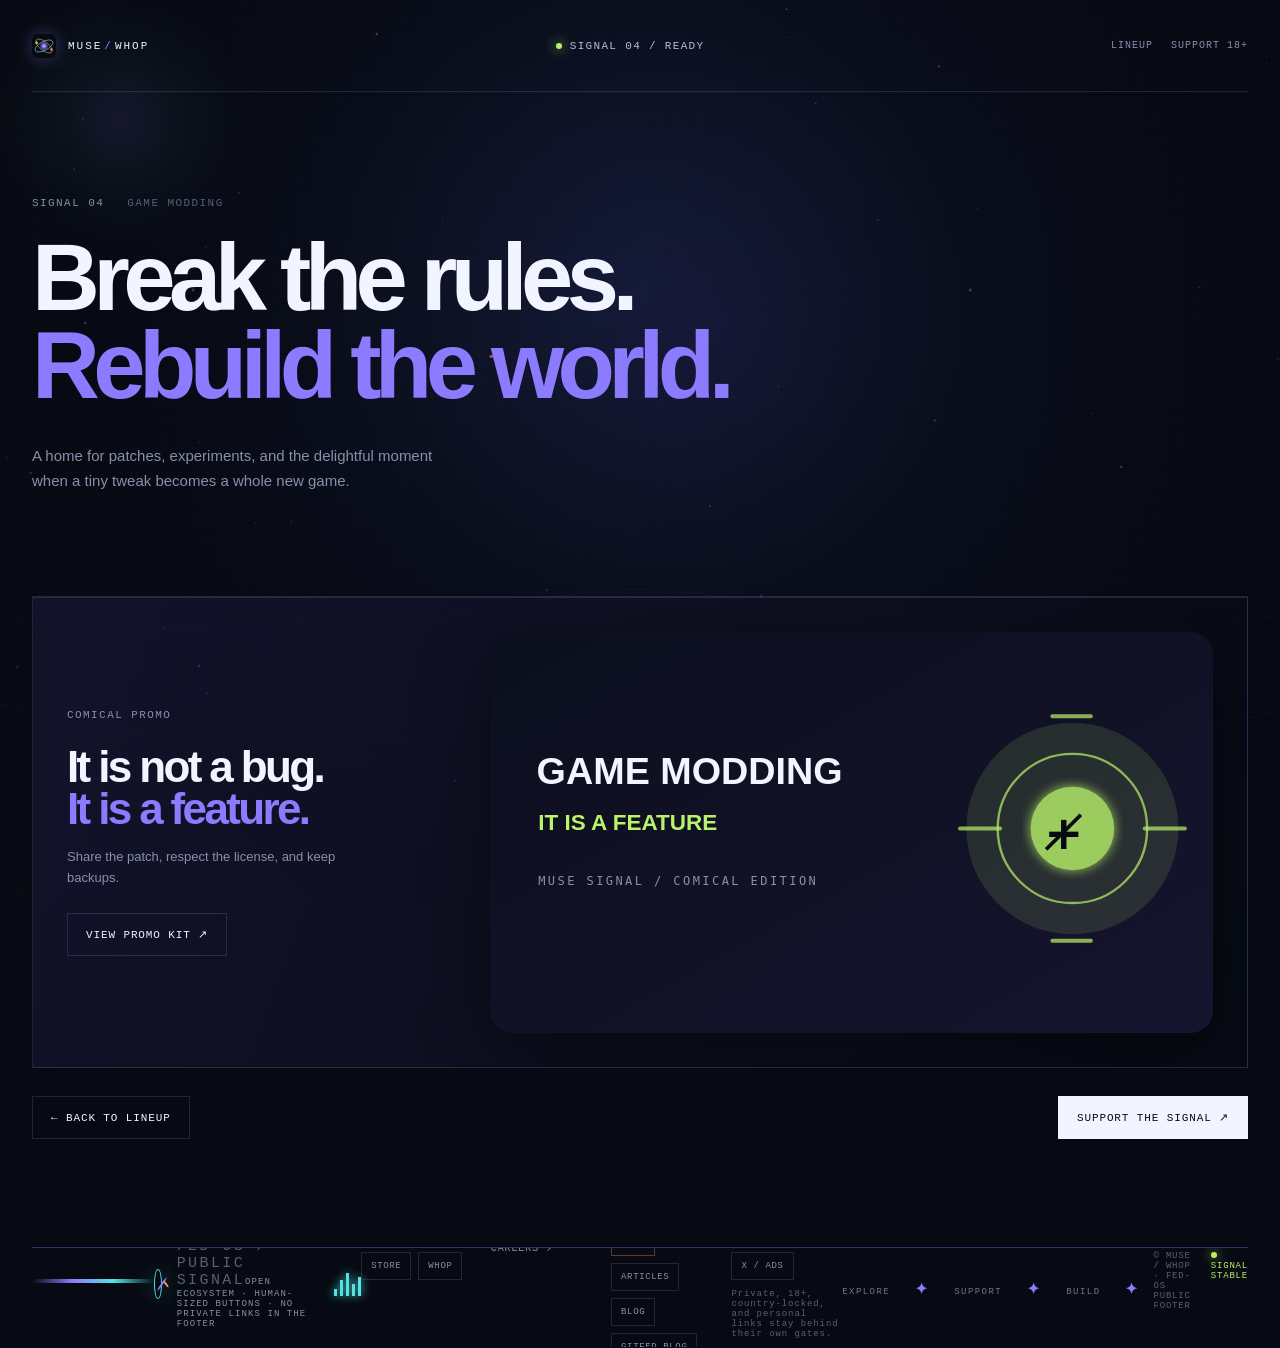
<file: game-modding.html>
<!doctype html><html lang="en"><head><meta charset="utf-8"><meta name="viewport" content="width=device-width,initial-scale=1"><title>Game Modding / Muse Whop</title><link rel="icon" type="image/svg+xml" href="assets/muse-favicon.svg"><link rel="stylesheet" href="styles.css"></head><body><canvas id="scene"></canvas><div class="grain"></div><div class="scanlines"></div><main class="shell"><nav class="topbar"><a class="brand" href="index.html"><img src="assets/muse-symbol.svg" class="brand-symbol" alt=""><span>MUSE<span class="slash">/</span>WHOP</span></a><div class="nav-status"><i></i>SIGNAL 04 / READY</div><div class="nav-links"><a href="lineup.html">LINEUP</a><a href="support.html">SUPPORT 18+</a></div></nav><section class="page-hero"><p class="eyebrow">SIGNAL 04 <b>GAME MODDING</b></p><h1>Break the rules.<br><em>Rebuild the world.</em></h1><p class="lede">A home for patches, experiments, and the delightful moment when a tiny tweak becomes a whole new game.</p></section><section class="promo-strip"><div><p class="eyebrow">COMICAL PROMO</p><h2>It is not a bug.<br><em>It is a feature.</em></h2><p>Share the patch, respect the license, and keep backups.</p><a class="button button-outline" href="gallery.html">View promo kit ↗</a></div><img src="assets/promo-modding.svg" alt="Game modding promo art"></section><div class="page-actions"><a class="button button-outline" href="lineup.html">← Back to lineup</a><a class="button button-primary" href="support.html">Support the signal ↗</a></div><footer class="site-footer"><div class="footer-beam"></div><div class="footer-signal-line"><span class="footer-orb" aria-hidden="true"></span><div><strong>FED-OS / PUBLIC SIGNAL</strong><small>OPEN ECOSYSTEM · HUMAN-SIZED BUTTONS · NO PRIVATE LINKS IN THE FOOTER</small></div><span class="footer-bars" aria-hidden="true"><i></i><i></i><i></i><i></i><i></i></span></div><div class="footer-grid"><section class="footer-column"><h3>FED-OS</h3><div class="footer-links"><a href="https://www.fedpromptly.org" target="_blank" rel="noopener">FED-OS</a><a href="https://www.fedpromptly.com/aid" target="_blank" rel="noopener">MEMBERSHIP</a><a href="https://www.jabburr.com/fed-os" target="_blank" rel="noopener">STORE</a><a href="https://whop.com/fedpromptly/" target="_blank" rel="noopener">WHOP</a></div></section><section class="footer-column"><h3>CONTACT</h3><div class="footer-contact"><a href="mailto:contact@fedpromptly.com">GENERAL ↗</a><a href="mailto:support@fedpromptly.com">SUPPORT ↗</a><a href="mailto:business@fedpromptly.com">BUSINESS ↗</a><a href="mailto:careers@fedpromptly.com">CAREERS ↗</a></div></section><section class="footer-column"><h3>MEDIA / SUPPORT</h3><div class="footer-links"><a class="hot" href="https://www.patreon.com/c/FEDpromptly" target="_blank" rel="noopener">PATREON</a><a class="hot" href="https://buymeacoffee.com/fedpromptly" target="_blank" rel="noopener">TIPS</a><a href="https://substack.com/@fedpromptly" target="_blank" rel="noopener">ARTICLES</a><a href="https://fedpromptly.wordpress.com/" target="_blank" rel="noopener">BLOG</a><a href="https://gitfed.substack.com/" target="_blank" rel="noopener">GITFED BLOG</a><a href="https://www.deviantart.com/fedpromptly" target="_blank" rel="noopener">ART</a></div></section><section class="footer-column"><h3>COMMUNITY</h3><div class="footer-links"><a href="discord.html">DEV DISCORD</a><a href="https://bsky.app/profile/fed-os.bsky.social" target="_blank" rel="noopener">BLUESKY</a><a href="https://x.com/Fedpromptly" target="_blank" rel="noopener">X / ADS</a></div><p class="footer-note">Private, 18+, country-locked, and personal links stay behind their own gates.</p></section></div><div class="footer-ticker"><span>EXPLORE <b>✦</b> SUPPORT <b>✦</b> BUILD <b>✦</b> SHARE <b>✦</b> KEEP THE SIGNAL KIND <b>✦</b> EXPLORE <b>✦</b> SUPPORT <b>✦</b> BUILD <b>✦</b> SHARE <b>✦</b> KEEP THE SIGNAL KIND</span></div><div class="footer-bottom"><span>© MUSE / WHOP · FED-OS PUBLIC FOOTER</span><span class="footer-signal"><i></i> SIGNAL STABLE</span></div></footer></main><script src="script.js"></script></body></html>
</file>
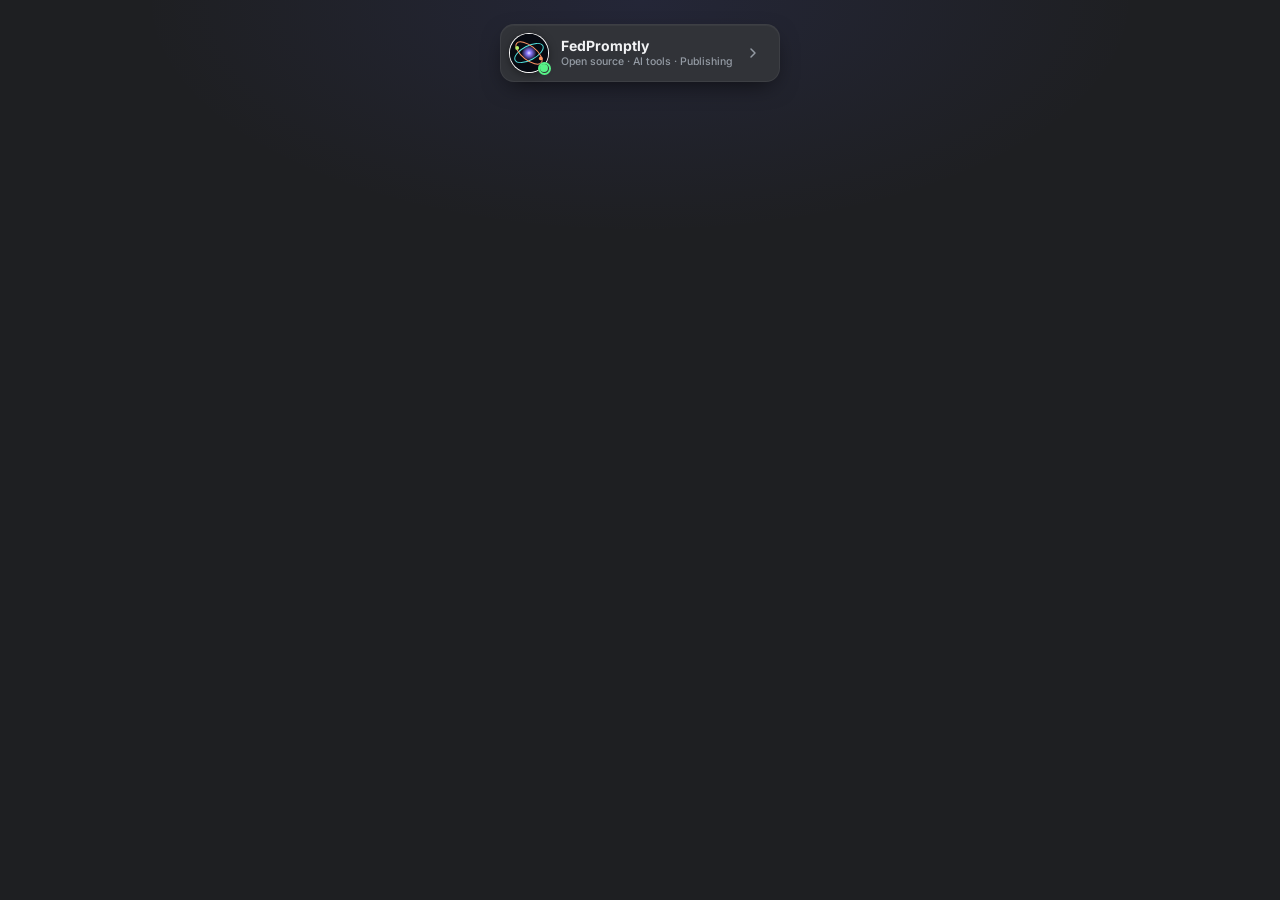
<file: invite.html>
<!doctype html><html lang="en"><head><meta charset="utf-8"><meta name="viewport" content="width=device-width,initial-scale=1"><title>FedPromptly — Invite Button</title><link rel="icon" type="image/svg+xml" href="assets/muse-favicon.svg"><link rel="preconnect" href="https://fonts.googleapis.com"><link rel="preconnect" href="https://fonts.gstatic.com" crossorigin><link href="https://fonts.googleapis.com/css2?family=Inter:wght@400;500;600;700;800&family=JetBrains+Mono:wght@500&display=swap" rel="stylesheet"><style>*{box-sizing:border-box;margin:0;padding:0}:root{--bg-deep:#1e1f22;--bg-mid:#2b2d31;--bg-surface:#313338;--bg-float:#232428;--text:#dbdee1;--header:#f2f3f5;--muted:#949ba4;--blurple:#5865f2;--hover:#4752c4;--green:#57f287;--border:rgba(255,255,255,.06)}html,body{min-height:100%}body{display:grid;place-items:center;padding:24px;background:radial-gradient(ellipse 60% 40% at 50% 0%,rgba(88,101,242,.1),transparent 65%),var(--bg-deep);font-family:Inter,system-ui,sans-serif;color:var(--text)}.invite-btn{position:relative;isolation:isolate;display:inline-flex;align-items:center;gap:12px;padding:8px 18px 8px 8px;border-radius:14px;text-decoration:none;background:var(--bg-surface);border:1px solid var(--border);box-shadow:0 8px 24px -8px rgba(0,0,0,.7),inset 0 1px 0 rgba(255,255,255,.04);transition:transform .2s cubic-bezier(.2,.7,.3,1),border-color .2s,box-shadow .2s;font:inherit;color:inherit;cursor:pointer}.invite-btn:before{content:"";position:absolute;inset:-2px;z-index:-1;border-radius:16px;background:linear-gradient(120deg,#5865f2,#00b0f4,#eb459e,#5865f2);background-size:300% 300%;filter:blur(12px);opacity:0;transition:opacity .3s;animation:flow 8s linear infinite}.invite-btn:hover{transform:translateY(-2px);border-color:rgba(88,101,242,.5);box-shadow:0 14px 34px -10px rgba(0,0,0,.85),0 0 0 1px rgba(88,101,242,.25)}.invite-btn:hover:before,.invite-btn:focus-visible:before{opacity:.55}.invite-btn:focus-visible{outline:2px solid var(--blurple);outline-offset:4px}.invite-btn .icon{position:relative;flex:0 0 40px;width:40px;height:40px;border-radius:50%;background:#fff;box-shadow:0 2px 8px rgba(0,0,0,.4)}.invite-btn .icon img{display:block;width:100%;height:100%;border-radius:50%;object-fit:cover;transform:scale(.96)}.dot{position:absolute;right:-1px;bottom:-1px;width:12px;height:12px;border-radius:50%;background:var(--green);border:2.5px solid var(--bg-surface)}.dot:after{content:"";position:absolute;inset:-2.5px;border-radius:50%;border:2px solid var(--green);animation:ping 2.4s ease-out infinite}.label{display:flex;flex-direction:column;gap:2px;line-height:1.15;text-align:left}.name{font-size:14px;font-weight:700;color:var(--header)}.meta{font-size:10.5px;font-weight:500;color:var(--muted)}.arrow{display:grid;place-items:center;width:16px;height:16px;color:var(--muted);transition:transform .2s,color .2s}.arrow svg{width:100%;height:100%}.invite-btn:hover .arrow{color:#fff;transform:translateX(3px)}dialog{width:min(94vw,520px);max-height:92dvh;margin:auto;padding:0;border:0;background:transparent;overflow:auto;color:inherit}dialog::backdrop{background:rgba(15,16,18,.74);backdrop-filter:blur(6px)}dialog[open]{animation:modalIn .22s ease-out}.panel{position:relative}.close{position:absolute;top:12px;right:12px;z-index:20;display:grid;place-items:center;width:32px;height:32px;border-radius:50%;border:1px solid rgba(255,255,255,.14);background:rgba(0,0,0,.45);color:#fff;cursor:pointer}.close svg{width:15px;height:15px}.card{width:100%;background:var(--bg-surface);border:1px solid var(--border);border-radius:14px;overflow:hidden;box-shadow:0 24px 60px -12px rgba(0,0,0,.75)}.banner{height:128px;position:relative;background:linear-gradient(120deg,#232428,#5865f2,#00b0f4,#eb459e,#232428);background-size:300% 300%;animation:flow 10s ease-in-out infinite}.icon-wrap{position:absolute;left:20px;top:80px;z-index:5;width:88px;height:88px}.server-icon{width:100%;height:100%;border-radius:50%;border:5px solid var(--bg-surface);background:#fff;display:grid;place-items:center;box-shadow:0 6px 16px rgba(0,0,0,.45);overflow:hidden}.server-icon img{width:100%;height:100%;object-fit:cover}.online{position:absolute;right:-2px;bottom:-2px;width:20px;height:20px;border-radius:50%;background:var(--green);border:4px solid var(--bg-surface)}.head{padding:52px 20px 18px}.server-name{font-size:22px;font-weight:800;color:var(--header)}.stats{display:flex;align-items:center;gap:10px;margin-top:6px;font-size:12.5px;color:var(--muted)}.body{padding:0 20px 20px}.description{font-size:12.5px;line-height:1.55;color:var(--muted);border-top:1px solid var(--border);padding-top:16px}.description strong{color:var(--text)}.features{display:flex;flex-wrap:wrap;gap:6px;margin-top:14px}.pill{padding:6px 10px;border-radius:8px;background:var(--bg-mid);font-size:11px;color:var(--muted)}.contacts{display:flex;flex-wrap:wrap;gap:8px 14px;margin-top:14px;padding-top:12px;border-top:1px solid var(--border);font:10.5px JetBrains Mono,monospace}.contacts a,.domain{color:var(--text);text-decoration:none}.join{display:flex;justify-content:center;gap:8px;width:100%;padding:13px 16px;margin-top:18px;border-radius:10px;background:var(--blurple);color:#fff;font-weight:700;text-decoration:none;transition:background .18s,transform .18s}.join:hover{background:var(--hover);transform:translateY(-1px)}.card-footer{display:flex;align-items:center;justify-content:space-between;padding:12px 20px;background:var(--bg-float);border-top:1px solid var(--border);font:10.5px JetBrains Mono,monospace;color:var(--muted)}@keyframes flow{0%{background-position:0 50%}50%{background-position:100% 50%}100%{background-position:0 50%}}@keyframes ping{0%{transform:scale(.7);opacity:.6}70%,100%{transform:scale(1.7);opacity:0}}@keyframes modalIn{from{opacity:0;transform:translateY(8px) scale(.98)}to{opacity:1;transform:none}}@media(max-width:420px){.invite-btn{padding:7px 14px 7px 7px;gap:10px}.invite-btn .icon{flex-basis:36px;width:36px;height:36px}.name{font-size:13px}.banner{height:108px}.icon-wrap{top:66px;left:16px;width:76px;height:76px}.head{padding:46px 16px 14px}.body{padding:0 16px 16px}}@media(prefers-reduced-motion:reduce){.banner,.invite-btn:before,.dot:after,dialog[open]{animation:none}.invite-btn,.arrow{transition:none}.invite-btn:hover{transform:none}}</style></head><body><button class="invite-btn" id="openInvite" type="button" aria-haspopup="dialog" aria-controls="inviteModal"><span class="icon"><img src="assets/muse-symbol.svg" alt=""><span class="dot" aria-hidden="true"></span></span><span class="label"><span class="name">FedPromptly</span><span class="meta">Open source · AI tools · Publishing</span></span><span class="arrow" aria-hidden="true"><svg viewBox="0 0 24 24" fill="none" stroke="currentColor" stroke-width="2.2" stroke-linecap="round" stroke-linejoin="round"><path d="m9 18 6-6-6-6"/></svg></span></button><dialog id="inviteModal" aria-label="FedPromptly social invite"><div class="panel"><button class="close" id="closeInvite" type="button" aria-label="Close invite"><svg viewBox="0 0 24 24" fill="none" stroke="currentColor" stroke-width="2.4" stroke-linecap="round"><path d="M6 6l12 12M18 6 6 18"/></svg></button><article class="card"><div class="banner"></div><div class="icon-wrap"><div class="server-icon"><img src="assets/muse-symbol.svg" alt="FedPromptly logo"></div><div class="online" title="Online"></div></div><header class="head"><h1 class="server-name">FedPromptly</h1><div class="stats"><span>Open source</span><i>·</i><span>AI tools</span><i>·</i><span>Publishing</span></div></header><main class="body"><p class="description">Building an open-source ecosystem for <strong>browser-native AI tools</strong> and <strong>cross-platform publishing</strong>.</p><div class="features"><span class="pill">🔓 Open source</span><span class="pill">🌐 Browser-native</span><span class="pill">🤖 AI tools</span><span class="pill">📡 Cross-platform</span></div><div class="contacts"><span>CONTACT</span><a href="mailto:contact@fedpromptly.com">contact@fedpromptly.com</a><a href="mailto:careers@fedpromptly.com">careers@fedpromptly.com</a></div><a class="join" href="https://www.fedpromptly.com/social" target="_blank" rel="noopener">＋ Join the community</a></main><footer class="card-footer"><a class="domain" href="https://www.fedpromptly.com" target="_blank" rel="noopener">www.fedpromptly.com</a><span>‹/› Open source</span></footer></article></div></dialog><script>const modal=document.getElementById('inviteModal');document.getElementById('openInvite').addEventListener('click',()=>modal.showModal());document.getElementById('closeInvite').addEventListener('click',()=>modal.close());modal.addEventListener('click',e=>{const r=modal.getBoundingClientRect();if(e.clientX<r.left||e.clientX>r.right||e.clientY<r.top||e.clientY>r.bottom)modal.close()});</script></body></html>
</file>
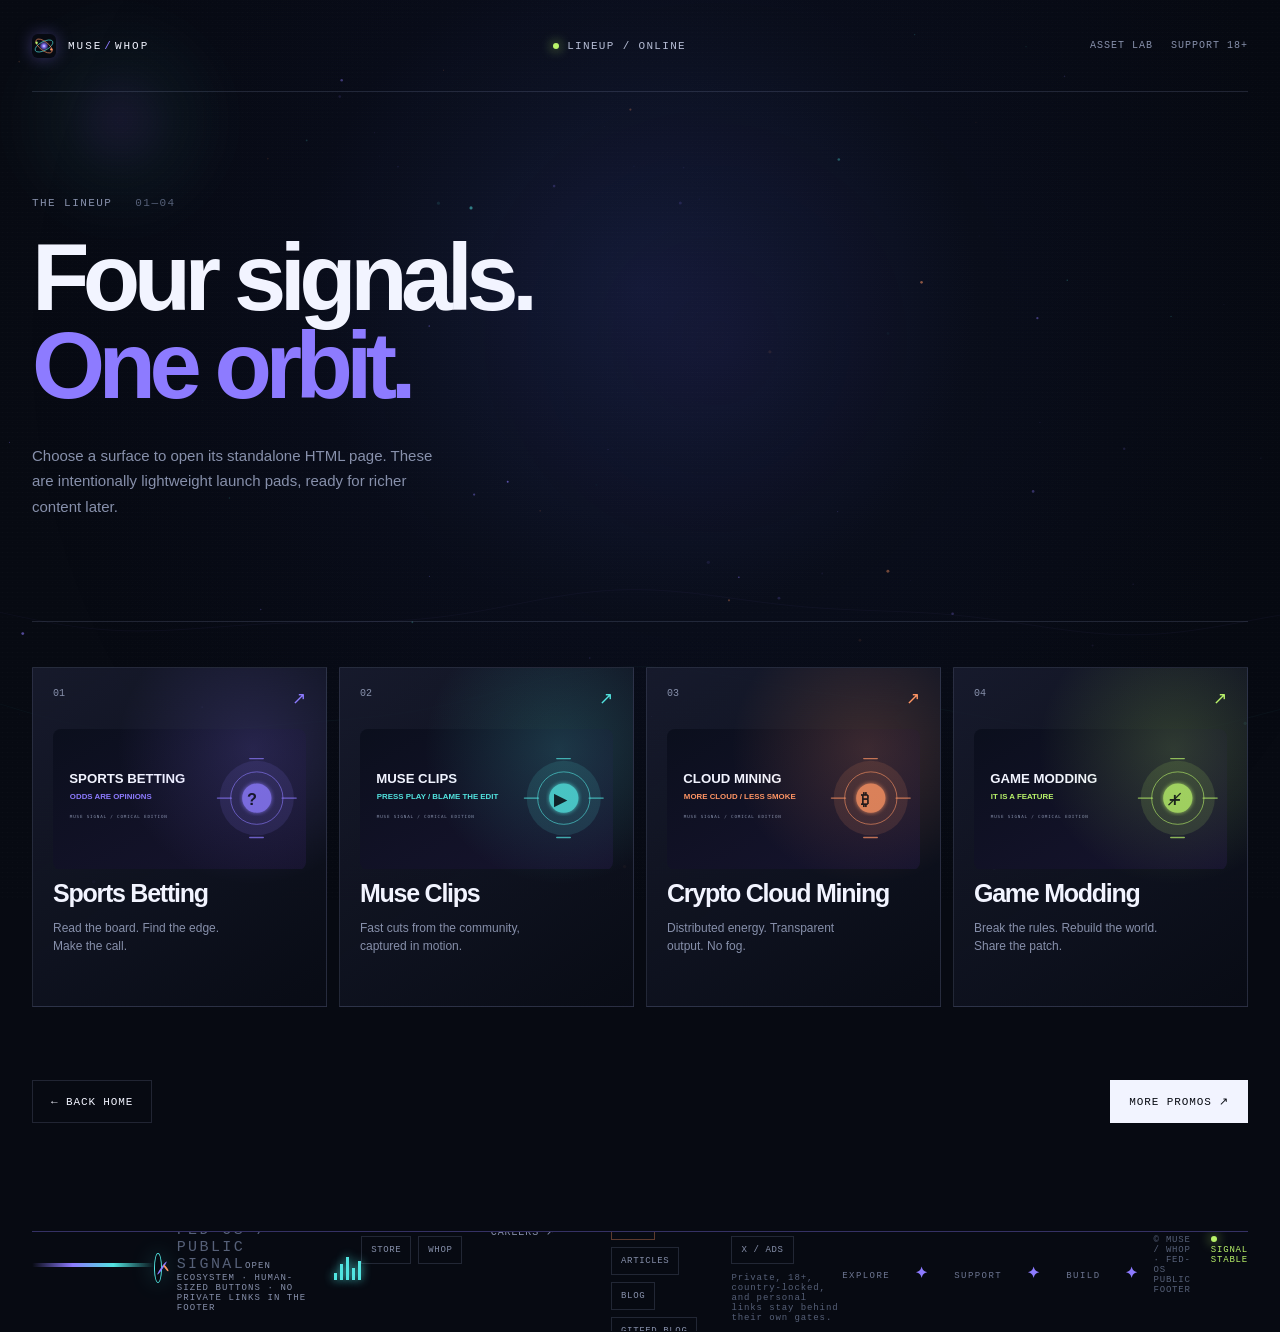
<file: lineup.html>
<!doctype html><html lang="en"><head><meta charset="utf-8"><meta name="viewport" content="width=device-width,initial-scale=1"><title>Lineup / Muse Whop</title><link rel="icon" type="image/svg+xml" href="assets/muse-favicon.svg"><link rel="stylesheet" href="styles.css"></head><body><canvas id="scene" aria-hidden="true"></canvas><div class="grain"></div><div class="scanlines"></div><main class="shell"><nav class="topbar"><a class="brand" href="index.html"><img src="assets/muse-symbol.svg" alt="" class="brand-symbol"><span>MUSE<span class="slash">/</span>WHOP</span></a><div class="nav-status"><i></i>LINEUP / ONLINE</div><div class="nav-links"><a href="gallery.html">ASSET LAB</a><a href="support.html">SUPPORT 18+</a></div></nav><section class="page-hero"><p class="eyebrow">THE LINEUP <b>01—04</b></p><h1>Four signals.<br><em>One orbit.</em></h1><p class="lede">Choose a surface to open its standalone HTML page. These are intentionally lightweight launch pads, ready for richer content later.</p></section><div class="cards detail-cards"><a class="signal-card card-purple" href="sports-betting.html"><div class="card-top"><span class="index">01</span><span class="card-arrow">↗</span></div><img src="assets/promo-sports.svg" alt="" class="detail-art"><h2>Sports Betting</h2><p>Read the board. Find the edge. Make the call.</p></a><a class="signal-card card-cyan" href="muse-clips.html"><div class="card-top"><span class="index">02</span><span class="card-arrow">↗</span></div><img src="assets/promo-clips.svg" alt="" class="detail-art"><h2>Muse Clips</h2><p>Fast cuts from the community, captured in motion.</p></a><a class="signal-card card-orange" href="crypto-mining.html"><div class="card-top"><span class="index">03</span><span class="card-arrow">↗</span></div><img src="assets/promo-mining.svg" alt="" class="detail-art"><h2>Crypto Cloud Mining</h2><p>Distributed energy. Transparent output. No fog.</p></a><a class="signal-card card-lime" href="game-modding.html"><div class="card-top"><span class="index">04</span><span class="card-arrow">↗</span></div><img src="assets/promo-modding.svg" alt="" class="detail-art"><h2>Game Modding</h2><p>Break the rules. Rebuild the world. Share the patch.</p></a></div><div class="page-actions"><a class="button button-outline" href="index.html">← Back home</a><a class="button button-primary" href="gallery.html">More promos ↗</a></div><footer class="site-footer"><div class="footer-beam"></div><div class="footer-signal-line"><span class="footer-orb" aria-hidden="true"></span><div><strong>FED-OS / PUBLIC SIGNAL</strong><small>OPEN ECOSYSTEM · HUMAN-SIZED BUTTONS · NO PRIVATE LINKS IN THE FOOTER</small></div><span class="footer-bars" aria-hidden="true"><i></i><i></i><i></i><i></i><i></i></span></div><div class="footer-grid"><section class="footer-column"><h3>FED-OS</h3><div class="footer-links"><a href="https://www.fedpromptly.org" target="_blank" rel="noopener">FED-OS</a><a href="https://www.fedpromptly.com/aid" target="_blank" rel="noopener">MEMBERSHIP</a><a href="https://www.jabburr.com/fed-os" target="_blank" rel="noopener">STORE</a><a href="https://whop.com/fedpromptly/" target="_blank" rel="noopener">WHOP</a></div></section><section class="footer-column"><h3>CONTACT</h3><div class="footer-contact"><a href="mailto:contact@fedpromptly.com">GENERAL ↗</a><a href="mailto:support@fedpromptly.com">SUPPORT ↗</a><a href="mailto:business@fedpromptly.com">BUSINESS ↗</a><a href="mailto:careers@fedpromptly.com">CAREERS ↗</a></div></section><section class="footer-column"><h3>MEDIA / SUPPORT</h3><div class="footer-links"><a class="hot" href="https://www.patreon.com/c/FEDpromptly" target="_blank" rel="noopener">PATREON</a><a class="hot" href="https://buymeacoffee.com/fedpromptly" target="_blank" rel="noopener">TIPS</a><a href="https://substack.com/@fedpromptly" target="_blank" rel="noopener">ARTICLES</a><a href="https://fedpromptly.wordpress.com/" target="_blank" rel="noopener">BLOG</a><a href="https://gitfed.substack.com/" target="_blank" rel="noopener">GITFED BLOG</a><a href="https://www.deviantart.com/fedpromptly" target="_blank" rel="noopener">ART</a></div></section><section class="footer-column"><h3>COMMUNITY</h3><div class="footer-links"><a href="discord.html">DEV DISCORD</a><a href="https://bsky.app/profile/fed-os.bsky.social" target="_blank" rel="noopener">BLUESKY</a><a href="https://x.com/Fedpromptly" target="_blank" rel="noopener">X / ADS</a></div><p class="footer-note">Private, 18+, country-locked, and personal links stay behind their own gates.</p></section></div><div class="footer-ticker"><span>EXPLORE <b>✦</b> SUPPORT <b>✦</b> BUILD <b>✦</b> SHARE <b>✦</b> KEEP THE SIGNAL KIND <b>✦</b> EXPLORE <b>✦</b> SUPPORT <b>✦</b> BUILD <b>✦</b> SHARE <b>✦</b> KEEP THE SIGNAL KIND</span></div><div class="footer-bottom"><span>© MUSE / WHOP · FED-OS PUBLIC FOOTER</span><span class="footer-signal"><i></i> SIGNAL STABLE</span></div></footer></main><script src="script.js"></script></body></html>
</file>
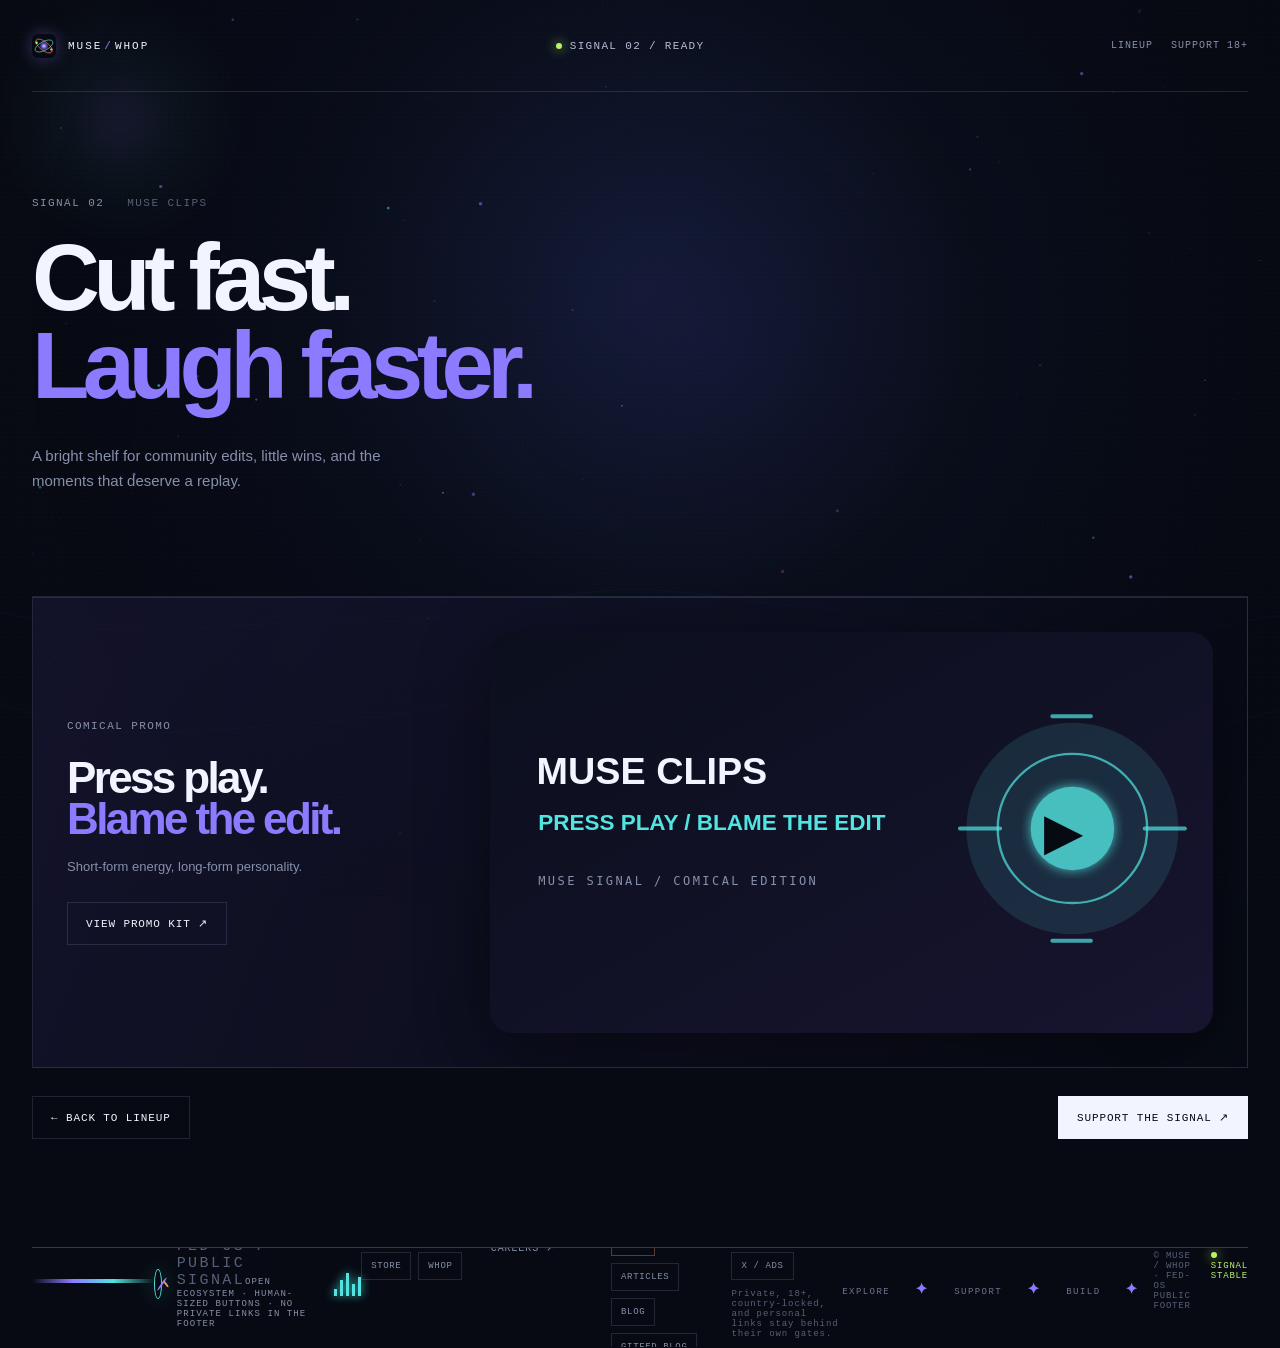
<file: muse-clips.html>
<!doctype html><html lang="en"><head><meta charset="utf-8"><meta name="viewport" content="width=device-width,initial-scale=1"><title>Muse Clips / Muse Whop</title><link rel="icon" type="image/svg+xml" href="assets/muse-favicon.svg"><link rel="stylesheet" href="styles.css"></head><body><canvas id="scene"></canvas><div class="grain"></div><div class="scanlines"></div><main class="shell"><nav class="topbar"><a class="brand" href="index.html"><img src="assets/muse-symbol.svg" class="brand-symbol" alt=""><span>MUSE<span class="slash">/</span>WHOP</span></a><div class="nav-status"><i></i>SIGNAL 02 / READY</div><div class="nav-links"><a href="lineup.html">LINEUP</a><a href="support.html">SUPPORT 18+</a></div></nav><section class="page-hero"><p class="eyebrow">SIGNAL 02 <b>MUSE CLIPS</b></p><h1>Cut fast.<br><em>Laugh faster.</em></h1><p class="lede">A bright shelf for community edits, little wins, and the moments that deserve a replay.</p></section><section class="promo-strip"><div><p class="eyebrow">COMICAL PROMO</p><h2>Press play.<br><em>Blame the edit.</em></h2><p>Short-form energy, long-form personality.</p><a class="button button-outline" href="gallery.html">View promo kit ↗</a></div><img src="assets/promo-clips.svg" alt="Muse Clips promo art"></section><div class="page-actions"><a class="button button-outline" href="lineup.html">← Back to lineup</a><a class="button button-primary" href="support.html">Support the signal ↗</a></div><footer class="site-footer"><div class="footer-beam"></div><div class="footer-signal-line"><span class="footer-orb" aria-hidden="true"></span><div><strong>FED-OS / PUBLIC SIGNAL</strong><small>OPEN ECOSYSTEM · HUMAN-SIZED BUTTONS · NO PRIVATE LINKS IN THE FOOTER</small></div><span class="footer-bars" aria-hidden="true"><i></i><i></i><i></i><i></i><i></i></span></div><div class="footer-grid"><section class="footer-column"><h3>FED-OS</h3><div class="footer-links"><a href="https://www.fedpromptly.org" target="_blank" rel="noopener">FED-OS</a><a href="https://www.fedpromptly.com/aid" target="_blank" rel="noopener">MEMBERSHIP</a><a href="https://www.jabburr.com/fed-os" target="_blank" rel="noopener">STORE</a><a href="https://whop.com/fedpromptly/" target="_blank" rel="noopener">WHOP</a></div></section><section class="footer-column"><h3>CONTACT</h3><div class="footer-contact"><a href="mailto:contact@fedpromptly.com">GENERAL ↗</a><a href="mailto:support@fedpromptly.com">SUPPORT ↗</a><a href="mailto:business@fedpromptly.com">BUSINESS ↗</a><a href="mailto:careers@fedpromptly.com">CAREERS ↗</a></div></section><section class="footer-column"><h3>MEDIA / SUPPORT</h3><div class="footer-links"><a class="hot" href="https://www.patreon.com/c/FEDpromptly" target="_blank" rel="noopener">PATREON</a><a class="hot" href="https://buymeacoffee.com/fedpromptly" target="_blank" rel="noopener">TIPS</a><a href="https://substack.com/@fedpromptly" target="_blank" rel="noopener">ARTICLES</a><a href="https://fedpromptly.wordpress.com/" target="_blank" rel="noopener">BLOG</a><a href="https://gitfed.substack.com/" target="_blank" rel="noopener">GITFED BLOG</a><a href="https://www.deviantart.com/fedpromptly" target="_blank" rel="noopener">ART</a></div></section><section class="footer-column"><h3>COMMUNITY</h3><div class="footer-links"><a href="discord.html">DEV DISCORD</a><a href="https://bsky.app/profile/fed-os.bsky.social" target="_blank" rel="noopener">BLUESKY</a><a href="https://x.com/Fedpromptly" target="_blank" rel="noopener">X / ADS</a></div><p class="footer-note">Private, 18+, country-locked, and personal links stay behind their own gates.</p></section></div><div class="footer-ticker"><span>EXPLORE <b>✦</b> SUPPORT <b>✦</b> BUILD <b>✦</b> SHARE <b>✦</b> KEEP THE SIGNAL KIND <b>✦</b> EXPLORE <b>✦</b> SUPPORT <b>✦</b> BUILD <b>✦</b> SHARE <b>✦</b> KEEP THE SIGNAL KIND</span></div><div class="footer-bottom"><span>© MUSE / WHOP · FED-OS PUBLIC FOOTER</span><span class="footer-signal"><i></i> SIGNAL STABLE</span></div></footer></main><script src="script.js"></script></body></html>
</file>
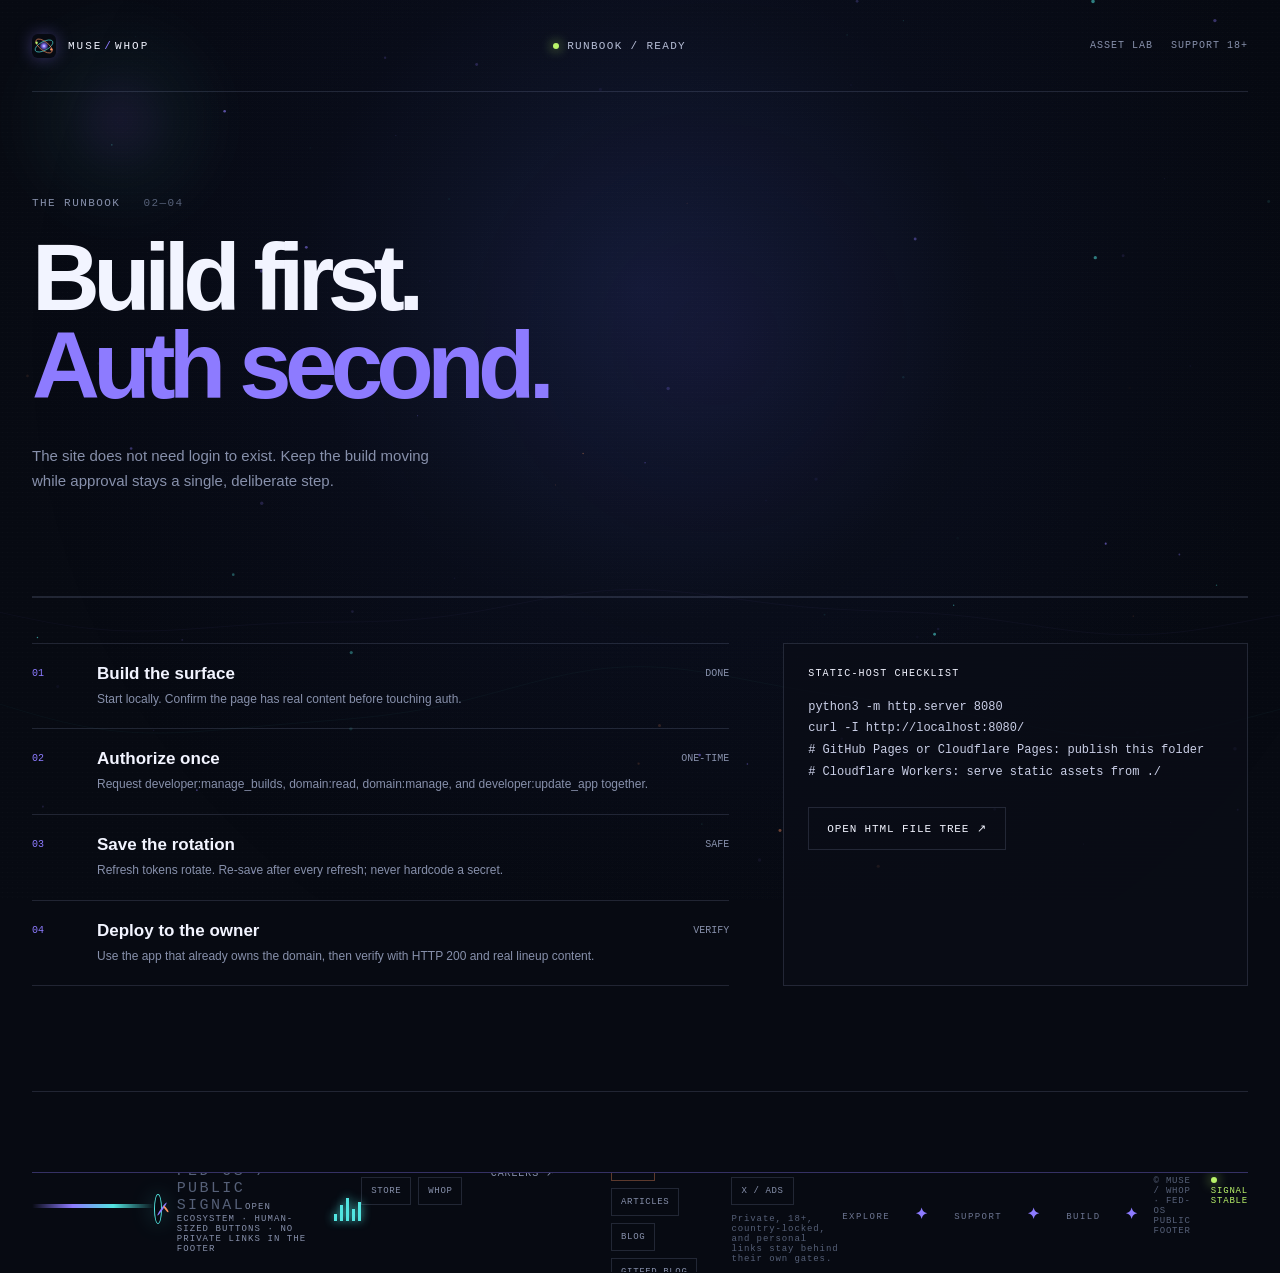
<file: runbook.html>
<!doctype html><html lang="en"><head><meta charset="utf-8"><meta name="viewport" content="width=device-width,initial-scale=1"><title>Runbook / Muse Whop</title><link rel="icon" type="image/svg+xml" href="assets/muse-favicon.svg"><link rel="stylesheet" href="styles.css"></head><body><canvas id="scene" aria-hidden="true"></canvas><div class="grain"></div><div class="scanlines"></div><main class="shell"><nav class="topbar"><a class="brand" href="index.html"><img src="assets/muse-symbol.svg" alt="" class="brand-symbol"><span>MUSE<span class="slash">/</span>WHOP</span></a><div class="nav-status"><i></i>RUNBOOK / READY</div><div class="nav-links"><a href="gallery.html">ASSET LAB</a><a href="support.html">SUPPORT 18+</a></div></nav><section class="page-hero"><p class="eyebrow">THE RUNBOOK <b>02—04</b></p><h1>Build first.<br><em>Auth second.</em></h1><p class="lede">The site does not need login to exist. Keep the build moving while approval stays a single, deliberate step.</p></section><section class="runbook section page-runbook"><ol class="steps"><li><span class="step-no">01</span><div><h3>Build the surface</h3><p>Start locally. Confirm the page has real content before touching auth.</p></div><span class="step-state">DONE</span></li><li><span class="step-no">02</span><div><h3>Authorize once</h3><p>Request developer:manage_builds, domain:read, domain:manage, and developer:update_app together.</p></div><span class="step-state">ONE-TIME</span></li><li><span class="step-no">03</span><div><h3>Save the rotation</h3><p>Refresh tokens rotate. Re-save after every refresh; never hardcode a secret.</p></div><span class="step-state">SAFE</span></li><li><span class="step-no">04</span><div><h3>Deploy to the owner</h3><p>Use the app that already owns the domain, then verify with HTTP 200 and real lineup content.</p></div><span class="step-state">VERIFY</span></li></ol><div class="code-card"><span class="support-kicker">STATIC-HOST CHECKLIST</span><pre>python3 -m http.server 8080
curl -I http://localhost:8080/
# GitHub Pages or Cloudflare Pages: publish this folder
# Cloudflare Workers: serve static assets from ./</pre><a class="button button-outline" href="file-tree.html">Open HTML file tree ↗</a></div></section><footer class="site-footer"><div class="footer-beam"></div><div class="footer-signal-line"><span class="footer-orb" aria-hidden="true"></span><div><strong>FED-OS / PUBLIC SIGNAL</strong><small>OPEN ECOSYSTEM · HUMAN-SIZED BUTTONS · NO PRIVATE LINKS IN THE FOOTER</small></div><span class="footer-bars" aria-hidden="true"><i></i><i></i><i></i><i></i><i></i></span></div><div class="footer-grid"><section class="footer-column"><h3>FED-OS</h3><div class="footer-links"><a href="https://www.fedpromptly.org" target="_blank" rel="noopener">FED-OS</a><a href="https://www.fedpromptly.com/aid" target="_blank" rel="noopener">MEMBERSHIP</a><a href="https://www.jabburr.com/fed-os" target="_blank" rel="noopener">STORE</a><a href="https://whop.com/fedpromptly/" target="_blank" rel="noopener">WHOP</a></div></section><section class="footer-column"><h3>CONTACT</h3><div class="footer-contact"><a href="mailto:contact@fedpromptly.com">GENERAL ↗</a><a href="mailto:support@fedpromptly.com">SUPPORT ↗</a><a href="mailto:business@fedpromptly.com">BUSINESS ↗</a><a href="mailto:careers@fedpromptly.com">CAREERS ↗</a></div></section><section class="footer-column"><h3>MEDIA / SUPPORT</h3><div class="footer-links"><a class="hot" href="https://www.patreon.com/c/FEDpromptly" target="_blank" rel="noopener">PATREON</a><a class="hot" href="https://buymeacoffee.com/fedpromptly" target="_blank" rel="noopener">TIPS</a><a href="https://substack.com/@fedpromptly" target="_blank" rel="noopener">ARTICLES</a><a href="https://fedpromptly.wordpress.com/" target="_blank" rel="noopener">BLOG</a><a href="https://gitfed.substack.com/" target="_blank" rel="noopener">GITFED BLOG</a><a href="https://www.deviantart.com/fedpromptly" target="_blank" rel="noopener">ART</a></div></section><section class="footer-column"><h3>COMMUNITY</h3><div class="footer-links"><a href="discord.html">DEV DISCORD</a><a href="https://bsky.app/profile/fed-os.bsky.social" target="_blank" rel="noopener">BLUESKY</a><a href="https://x.com/Fedpromptly" target="_blank" rel="noopener">X / ADS</a></div><p class="footer-note">Private, 18+, country-locked, and personal links stay behind their own gates.</p></section></div><div class="footer-ticker"><span>EXPLORE <b>✦</b> SUPPORT <b>✦</b> BUILD <b>✦</b> SHARE <b>✦</b> KEEP THE SIGNAL KIND <b>✦</b> EXPLORE <b>✦</b> SUPPORT <b>✦</b> BUILD <b>✦</b> SHARE <b>✦</b> KEEP THE SIGNAL KIND</span></div><div class="footer-bottom"><span>© MUSE / WHOP · FED-OS PUBLIC FOOTER</span><span class="footer-signal"><i></i> SIGNAL STABLE</span></div></footer></main><script src="script.js"></script></body></html>
</file>
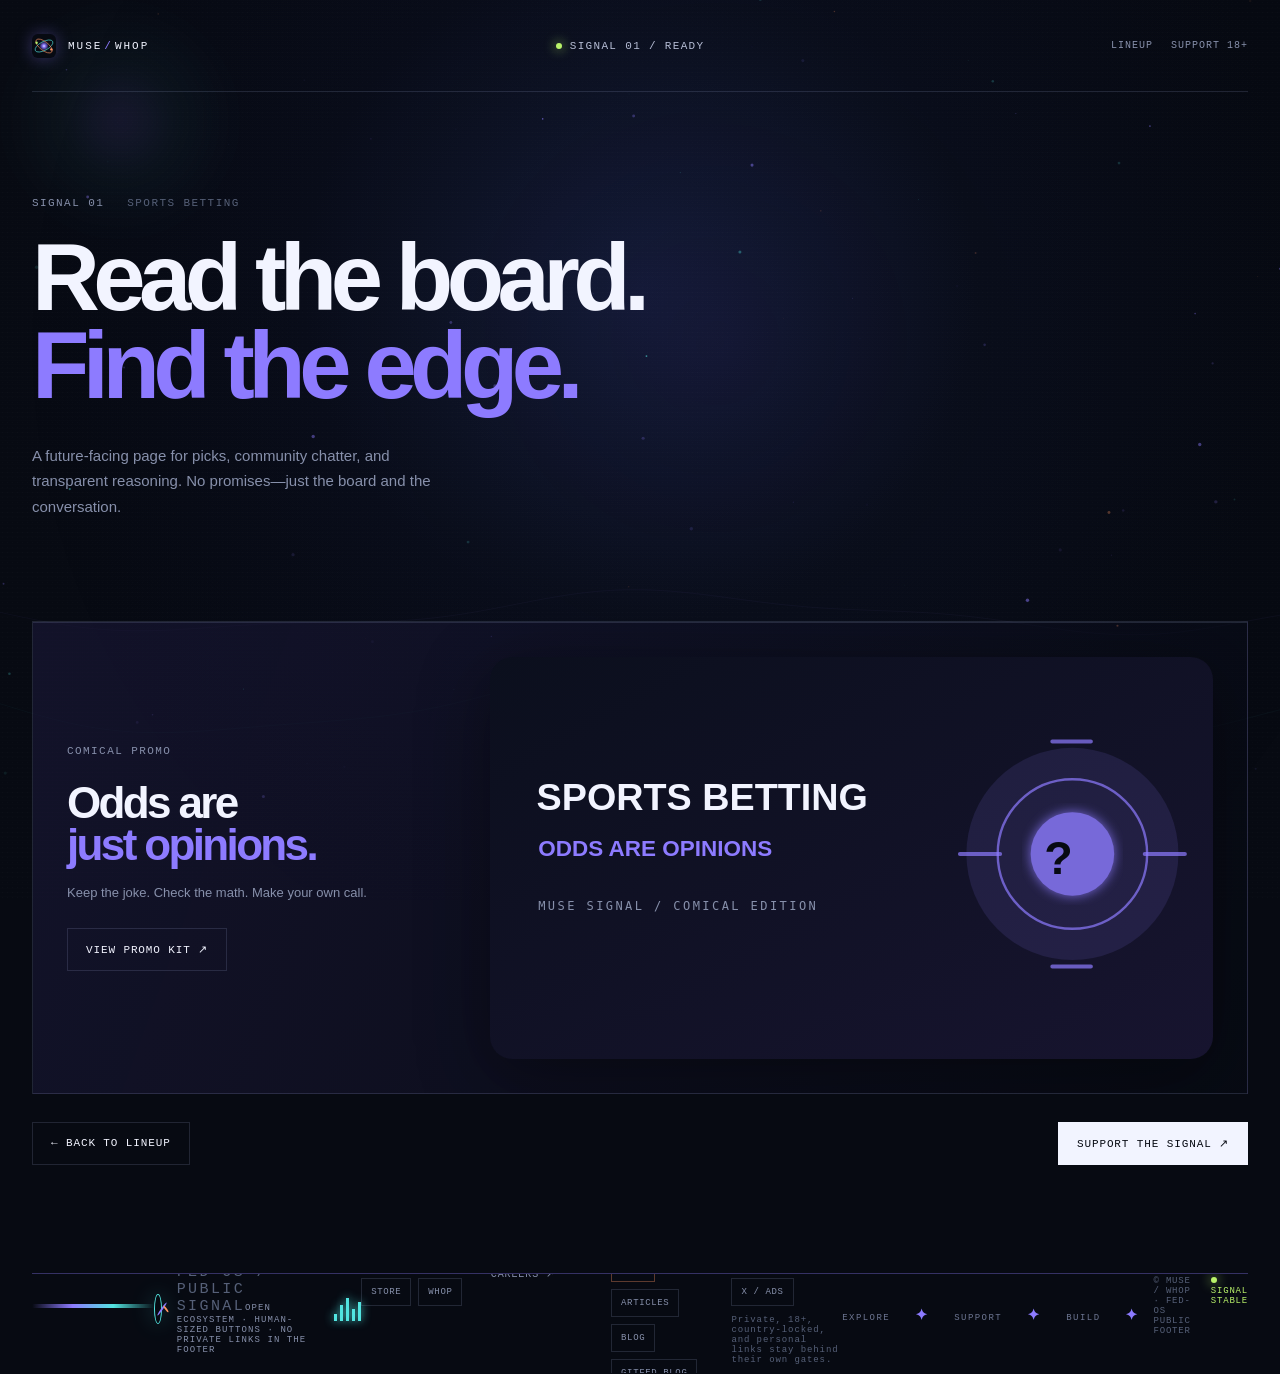
<file: sports-betting.html>
<!doctype html><html lang="en"><head><meta charset="utf-8"><meta name="viewport" content="width=device-width,initial-scale=1"><title>Sports Betting / Muse Whop</title><link rel="icon" type="image/svg+xml" href="assets/muse-favicon.svg"><link rel="stylesheet" href="styles.css"></head><body><canvas id="scene"></canvas><div class="grain"></div><div class="scanlines"></div><main class="shell"><nav class="topbar"><a class="brand" href="index.html"><img src="assets/muse-symbol.svg" class="brand-symbol" alt=""><span>MUSE<span class="slash">/</span>WHOP</span></a><div class="nav-status"><i></i>SIGNAL 01 / READY</div><div class="nav-links"><a href="lineup.html">LINEUP</a><a href="support.html">SUPPORT 18+</a></div></nav><section class="page-hero"><p class="eyebrow">SIGNAL 01 <b>SPORTS BETTING</b></p><h1>Read the board.<br><em>Find the edge.</em></h1><p class="lede">A future-facing page for picks, community chatter, and transparent reasoning. No promises—just the board and the conversation.</p></section><section class="promo-strip"><div><p class="eyebrow">COMICAL PROMO</p><h2>Odds are<br><em>just opinions.</em></h2><p>Keep the joke. Check the math. Make your own call.</p><a class="button button-outline" href="gallery.html">View promo kit ↗</a></div><img src="assets/promo-sports.svg" alt="Sports betting promo art"></section><div class="page-actions"><a class="button button-outline" href="lineup.html">← Back to lineup</a><a class="button button-primary" href="support.html">Support the signal ↗</a></div><footer class="site-footer"><div class="footer-beam"></div><div class="footer-signal-line"><span class="footer-orb" aria-hidden="true"></span><div><strong>FED-OS / PUBLIC SIGNAL</strong><small>OPEN ECOSYSTEM · HUMAN-SIZED BUTTONS · NO PRIVATE LINKS IN THE FOOTER</small></div><span class="footer-bars" aria-hidden="true"><i></i><i></i><i></i><i></i><i></i></span></div><div class="footer-grid"><section class="footer-column"><h3>FED-OS</h3><div class="footer-links"><a href="https://www.fedpromptly.org" target="_blank" rel="noopener">FED-OS</a><a href="https://www.fedpromptly.com/aid" target="_blank" rel="noopener">MEMBERSHIP</a><a href="https://www.jabburr.com/fed-os" target="_blank" rel="noopener">STORE</a><a href="https://whop.com/fedpromptly/" target="_blank" rel="noopener">WHOP</a></div></section><section class="footer-column"><h3>CONTACT</h3><div class="footer-contact"><a href="mailto:contact@fedpromptly.com">GENERAL ↗</a><a href="mailto:support@fedpromptly.com">SUPPORT ↗</a><a href="mailto:business@fedpromptly.com">BUSINESS ↗</a><a href="mailto:careers@fedpromptly.com">CAREERS ↗</a></div></section><section class="footer-column"><h3>MEDIA / SUPPORT</h3><div class="footer-links"><a class="hot" href="https://www.patreon.com/c/FEDpromptly" target="_blank" rel="noopener">PATREON</a><a class="hot" href="https://buymeacoffee.com/fedpromptly" target="_blank" rel="noopener">TIPS</a><a href="https://substack.com/@fedpromptly" target="_blank" rel="noopener">ARTICLES</a><a href="https://fedpromptly.wordpress.com/" target="_blank" rel="noopener">BLOG</a><a href="https://gitfed.substack.com/" target="_blank" rel="noopener">GITFED BLOG</a><a href="https://www.deviantart.com/fedpromptly" target="_blank" rel="noopener">ART</a></div></section><section class="footer-column"><h3>COMMUNITY</h3><div class="footer-links"><a href="discord.html">DEV DISCORD</a><a href="https://bsky.app/profile/fed-os.bsky.social" target="_blank" rel="noopener">BLUESKY</a><a href="https://x.com/Fedpromptly" target="_blank" rel="noopener">X / ADS</a></div><p class="footer-note">Private, 18+, country-locked, and personal links stay behind their own gates.</p></section></div><div class="footer-ticker"><span>EXPLORE <b>✦</b> SUPPORT <b>✦</b> BUILD <b>✦</b> SHARE <b>✦</b> KEEP THE SIGNAL KIND <b>✦</b> EXPLORE <b>✦</b> SUPPORT <b>✦</b> BUILD <b>✦</b> SHARE <b>✦</b> KEEP THE SIGNAL KIND</span></div><div class="footer-bottom"><span>© MUSE / WHOP · FED-OS PUBLIC FOOTER</span><span class="footer-signal"><i></i> SIGNAL STABLE</span></div></footer></main><script src="script.js"></script></body></html>
</file>
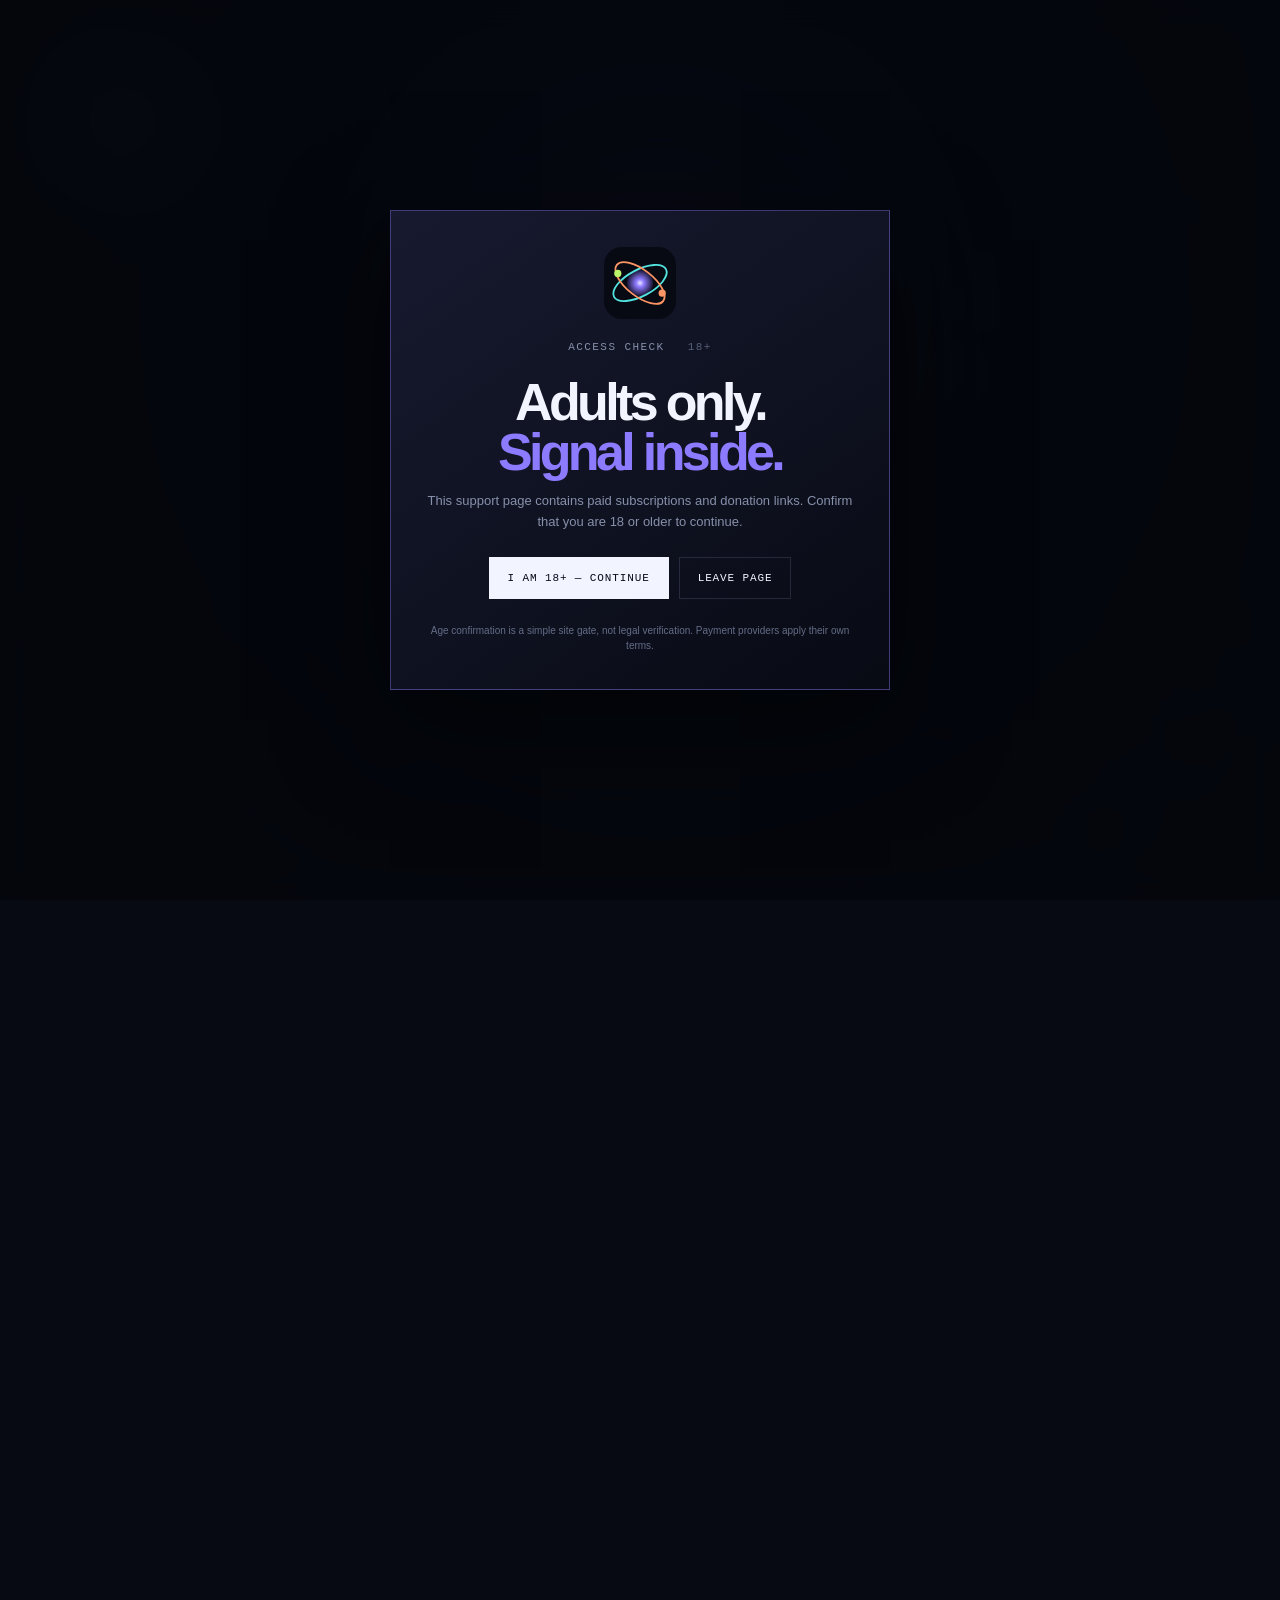
<file: support.html>
<!doctype html><html lang="en"><head><meta charset="utf-8"><meta name="viewport" content="width=device-width,initial-scale=1"><meta name="theme-color" content="#070a12"><meta name="description" content="Age-gated Muse Whop support, subscription, and donation options."><title>Support / Muse Whop</title><link rel="icon" type="image/svg+xml" href="assets/muse-favicon.svg"><link rel="stylesheet" href="styles.css"></head><body class="support-page"><canvas id="scene" aria-hidden="true"></canvas><div class="grain"></div><div class="scanlines"></div><div class="age-gate" id="age-gate"><div class="age-card"><img src="assets/muse-symbol.svg" alt="" class="age-symbol"><p class="eyebrow">ACCESS CHECK <b>18+</b></p><h1>Adults only.<br><em>Signal inside.</em></h1><p>This support page contains paid subscriptions and donation links. Confirm that you are 18 or older to continue.</p><div class="age-actions"><button class="button button-primary" id="confirm-age">I am 18+ — continue</button><a class="button button-outline" href="index.html">Leave page</a></div><small>Age confirmation is a simple site gate, not legal verification. Payment providers apply their own terms.</small></div></div><main class="shell gated-content" id="support-content"><nav class="topbar"><a class="brand" href="index.html"><img src="assets/muse-symbol.svg" alt="" class="brand-symbol"><span>MUSE<span class="slash">/</span>WHOP</span></a><div class="nav-status"><i></i>SUPPORT / READY</div><div class="nav-links"><a href="gallery.html">ASSET LAB</a><a class="nav-link" href="index.html">HOME ↗</a></div></nav><section class="page-hero"><p class="eyebrow">SUPPORT THE SIGNAL <b>18+ / OPTIONAL</b></p><h1>Pick your flavor<br><em>of helpful.</em></h1><p class="lede">Subscriptions keep the lights on. Donations keep the jokes coming. Choose one, or simply share the project.</p></section><div class="support-grid"><section class="support-card support-sub" id="subscriptions"><span class="support-kicker">01 / SUBSCRIBE</span><h2>Recurring signal</h2><p>Support the project monthly through the supplied PayPal or Stripe subscription buttons.</p><div id="paypal-button-container-P-4FD24238VX4902214NK2XP2Y" class="embed-box"><span>PayPal subscription button loads here.</span></div><script src="https://www.paypal.com/sdk/js?client-id=BAA_ndqaWMyQwTnDZ0LXwLQ22jdJo9uxkeXYqmBbF-hD41HMiZ83mvOcx1Kti0b6ZfXfje7Q1ievNaS8Ok&vault=true&intent=subscription" data-sdk-integration-source="button-factory"></script><script>if(window.paypal){paypal.Buttons({style:{shape:'rect',color:'gold',layout:'vertical',label:'subscribe'},createSubscription:(data,actions)=>actions.subscription.create({plan_id:'P-4FD24238VX4902214NK2XP2Y',quantity:1}),onApprove:(data)=>alert('Subscription approved: '+data.subscriptionID)}).render('#paypal-button-container-P-4FD24238VX4902214NK2XP2Y');}</script><div class="kofi-widget"><span class="embed-label">KO-FI / SUPPORT ME</span><a class="pay-link kofi" href="https://ko-fi.com/fedpromptly" target="_blank" rel="noopener">Open Ko-fi support <span>↗</span></a></div><script src='https://storage.ko-fi.com/cdn/scripts/overlay-widget.js'></script><script>if(window.kofiWidgetOverlay){kofiWidgetOverlay.draw('fedpromptly',{'type':'floating-chat','floating-chat.donateButton.text':'Support me','floating-chat.donateButton.background-color':'#00b9fe','floating-chat.donateButton.text-color':'#fff'});}</script><div class="stripe-box"><span class="embed-label">STRIPE / FEDPROMPTLY</span><script async src="https://js.stripe.com/v3/buy-button.js"></script><stripe-buy-button buy-button-id="buy_btn_1UJKaaJaRf233kfWKZ81fcIe" publishable-key="pk_live_51UIdAGJaRf233kfWlFacR31IYVGdjCVAttNFzIgQGXQzrUdc894iJcBqamRZNwF11z2AN5kvjyzitor462f2egVI00UmKj0sd8"></stripe-buy-button></div></section><section class="support-card support-donate" id="donations"><span class="support-kicker">02 / DONATE</span><h2>One-time boost</h2><p>Pick a simple one-off option. External checkout pages open in a new tab.</p><a class="pay-link paypal" href="https://www.buymeacoffee.com/fedpromptly" target="_blank" rel="noopener">Buy me a book <span>↗</span></a><a class="pay-link kofi" href="https://ko-fi.com/fedpromptly" target="_blank" rel="noopener">Support on Ko-fi <span>↗</span></a><a class="pay-link crypto" href="https://nowpayments.io/payment/?iid=5997958570&source=button" target="_blank" rel="noopener">Pay with crypto / Bitcoin <span>↗</span></a></section><section class="support-card support-community" id="community"><span class="support-kicker">03 / COMMUNITY</span><h2>Join the orbit</h2><p>Follow the work, sponsor the code, or subscribe to the newsletter.</p><div class="community-links"><div class="gh-sponsor-card"><iframe src="https://github.com/sponsors/Git-FED/card" title="Sponsor Git-FED" width="600" height="225" frameborder="0" scrolling="no" loading="lazy" referrerpolicy="no-referrer-when-downgrade"></iframe><noscript><a href="https://github.com/sponsors/Git-FED">Sponsor Git-FED on GitHub</a></noscript></div><a class="pay-link" href="sponsor.html">Open standalone Sponsor page <span>↗</span></a><a href="https://github.com/sponsors/Git-FED" target="_blank" rel="noopener">GitHub Sponsors <span>↗</span></a><a href="https://gitfed.substack.com/subscribe" target="_blank" rel="noopener">Subscribe to GitFed <span>↗</span></a><a href="discord.html">Open Discord <span>↗</span></a><iframe src="https://discord.com/widget?id=1400235929154879490&theme=dark" title="Muse Whop Discord" width="350" height="220" allowtransparency="true" frameborder="0" sandbox="allow-popups allow-popups-to-escape-sandbox allow-same-origin allow-scripts" loading="lazy"></iframe></div></section></div><div class="support-note"><strong>Payment safety:</strong> the page never stores card details. PayPal, Stripe, Ko-fi, Buy Me a Coffee, NOWPayments, GitHub, Substack, and Discord handle their own checkout or account flows and terms.</div><div class="page-actions"><a class="button button-outline" href="index.html">← Back home</a><a class="button button-primary" href="gallery.html">See the promo kit ↗</a></div><footer class="site-footer"><div class="footer-beam"></div><div class="footer-signal-line"><span class="footer-orb" aria-hidden="true"></span><div><strong>FED-OS / PUBLIC SIGNAL</strong><small>OPEN ECOSYSTEM · HUMAN-SIZED BUTTONS · NO PRIVATE LINKS IN THE FOOTER</small></div><span class="footer-bars" aria-hidden="true"><i></i><i></i><i></i><i></i><i></i></span></div><div class="footer-grid"><section class="footer-column"><h3>FED-OS</h3><div class="footer-links"><a href="https://www.fedpromptly.org" target="_blank" rel="noopener">FED-OS</a><a href="https://www.fedpromptly.com/aid" target="_blank" rel="noopener">MEMBERSHIP</a><a href="https://www.jabburr.com/fed-os" target="_blank" rel="noopener">STORE</a><a href="https://whop.com/fedpromptly/" target="_blank" rel="noopener">WHOP</a></div></section><section class="footer-column"><h3>CONTACT</h3><div class="footer-contact"><a href="mailto:contact@fedpromptly.com">GENERAL ↗</a><a href="mailto:support@fedpromptly.com">SUPPORT ↗</a><a href="mailto:business@fedpromptly.com">BUSINESS ↗</a><a href="mailto:careers@fedpromptly.com">CAREERS ↗</a></div></section><section class="footer-column"><h3>MEDIA / SUPPORT</h3><div class="footer-links"><a class="hot" href="https://www.patreon.com/c/FEDpromptly" target="_blank" rel="noopener">PATREON</a><a class="hot" href="https://buymeacoffee.com/fedpromptly" target="_blank" rel="noopener">TIPS</a><a href="https://substack.com/@fedpromptly" target="_blank" rel="noopener">ARTICLES</a><a href="https://fedpromptly.wordpress.com/" target="_blank" rel="noopener">BLOG</a><a href="https://gitfed.substack.com/" target="_blank" rel="noopener">GITFED BLOG</a><a href="https://www.deviantart.com/fedpromptly" target="_blank" rel="noopener">ART</a></div></section><section class="footer-column"><h3>COMMUNITY</h3><div class="footer-links"><a href="discord.html">DEV DISCORD</a><a href="https://bsky.app/profile/fed-os.bsky.social" target="_blank" rel="noopener">BLUESKY</a><a href="https://x.com/Fedpromptly" target="_blank" rel="noopener">X / ADS</a></div><p class="footer-note">Private, 18+, country-locked, and personal links stay behind their own gates.</p></section></div><div class="footer-ticker"><span>EXPLORE <b>✦</b> SUPPORT <b>✦</b> BUILD <b>✦</b> SHARE <b>✦</b> KEEP THE SIGNAL KIND <b>✦</b> EXPLORE <b>✦</b> SUPPORT <b>✦</b> BUILD <b>✦</b> SHARE <b>✦</b> KEEP THE SIGNAL KIND</span></div><div class="footer-bottom"><span>© MUSE / WHOP · FED-OS PUBLIC FOOTER</span><span class="footer-signal"><i></i> SIGNAL STABLE</span></div></footer></main><script src="script.js"></script><script>const gate=document.getElementById('age-gate');const content=document.getElementById('support-content');const ok=localStorage.getItem('museAgeConfirmed')==='yes';if(ok){gate.classList.add('is-hidden');content.classList.add('is-visible')}document.getElementById('confirm-age').addEventListener('click',()=>{localStorage.setItem('museAgeConfirmed','yes');gate.classList.add('is-hidden');content.classList.add('is-visible')});</script></body></html>
</file>
<file: styles.css>
:root{--bg:#070a12;--panel:rgba(13,17,29,.74);--line:rgba(191,205,255,.14);--muted:#8790ab;--text:#f2f4ff;--violet:#8d7bff;--cyan:#52e4e0;--orange:#ff9564;--lime:#b9f36a;--mono:'DM Mono',monospace;--sans:'Space Grotesk',sans-serif}*{box-sizing:border-box}html{scroll-behavior:smooth}body{margin:0;background:var(--bg);color:var(--text);font-family:var(--sans);overflow-x:hidden}a{color:inherit;text-decoration:none}#scene{position:fixed;inset:0;width:100%;height:100%;z-index:-4;background:radial-gradient(circle at 50% 32%,#121832 0,#090c18 38%,#070a12 75%)}.grain,.scanlines{position:fixed;inset:0;pointer-events:none;z-index:-1}.grain{opacity:.08;background-image:radial-gradient(rgba(255,255,255,.16) .6px,transparent .7px);background-size:5px 5px;mix-blend-mode:screen}.scanlines{opacity:.035;background:repeating-linear-gradient(0deg,transparent 0,transparent 3px,#b7c2ff 4px);mix-blend-mode:overlay}.shell{width:min(1240px,calc(100% - 64px));margin:auto}.topbar{height:92px;border-bottom:1px solid var(--line);display:flex;align-items:center;gap:30px;font:11px var(--mono);letter-spacing:.12em}.brand{display:flex;align-items:center;gap:12px;font-weight:500;letter-spacing:.18em}.brand-mark{display:flex;gap:3px;align-items:end;width:19px;height:20px}.brand-mark span{display:block;width:4px;background:var(--violet);border-radius:5px}.brand-mark span:nth-child(1){height:9px}.brand-mark span:nth-child(2){height:16px;background:var(--cyan)}.brand-mark span:nth-child(3){height:12px;background:var(--orange)}.slash{color:var(--violet);margin:0 2px}.nav-status{margin-left:auto;color:#b6bdd5}.nav-status i,.tiny-dot,.footer-signal i{display:inline-block;width:6px;height:6px;border-radius:50%;background:var(--lime);box-shadow:0 0 12px var(--lime);margin-right:8px}.nav-link{color:var(--muted);transition:color .2s}.nav-link:hover,.text-button:hover{color:var(--text)}.hero{min-height:580px;display:grid;grid-template-columns:1fr .86fr;align-items:center;gap:42px;border-bottom:1px solid var(--line)}.eyebrow{font:11px var(--mono);letter-spacing:.13em;color:var(--muted);margin:0 0 25px}.eyebrow b{font-weight:400;color:#566078;margin-left:15px}.pulse{display:inline-block;width:7px;height:7px;border:1px solid var(--cyan);border-radius:50%;margin-right:9px;box-shadow:0 0 0 4px rgba(82,228,224,.1)}h1{font-size:clamp(48px,7vw,92px);line-height:.96;letter-spacing:-.07em;margin:0;font-weight:600}em{font-style:normal;color:var(--violet)}.lede{max-width:410px;color:var(--muted);font-size:15px;line-height:1.7;margin:32px 0}.hero-actions{display:flex;align-items:center;gap:25px}.button{display:inline-flex;align-items:center;gap:20px;padding:14px 18px;border:1px solid transparent;font:11px var(--mono);letter-spacing:.08em;text-transform:uppercase;transition:transform .25s,background .25s}.button:hover{transform:translateY(-3px)}.button-primary{background:var(--text);color:var(--bg)}.button-primary:hover{background:var(--cyan)}.button-outline{border-color:var(--line);color:var(--text)}.button-outline:hover{border-color:var(--violet);background:rgba(141,123,255,.1)}.text-button{font:11px var(--mono);color:var(--muted);letter-spacing:.08em}.hero-orbit{height:390px;position:relative;display:grid;place-items:center}.orbit{position:absolute;border:1px solid rgba(141,123,255,.35);border-radius:50%;transform:rotate(-25deg);box-shadow:0 0 28px rgba(141,123,255,.06)}.orbit:after{content:"";position:absolute;width:7px;height:7px;border-radius:50%;top:15%;left:6%;background:var(--cyan);box-shadow:0 0 16px var(--cyan)}.orbit-one{width:270px;height:170px;animation:spin 14s linear infinite}.orbit-two{width:350px;height:220px;transform:rotate(55deg);border-color:rgba(82,228,224,.28);animation:spin 22s linear infinite reverse}.orbit-two:after{top:80%;left:88%;background:var(--orange);box-shadow:0 0 16px var(--orange)}.orbit-three{width:410px;height:285px;transform:rotate(10deg);border-color:rgba(255,149,100,.18);animation:spin 31s linear infinite}.core{width:92px;height:92px;border:1px solid rgba(255,255,255,.35);border-radius:50%;background:radial-gradient(circle at 35% 30%,#c9c1ff, #6b58dc 35%,#1e173e 70%);box-shadow:0 0 70px rgba(141,123,255,.4),inset 0 0 25px #b9b3ff;display:grid;place-items:center;position:relative;z-index:2;animation:breathe 4s ease-in-out infinite}.core span{position:absolute;width:130%;height:1px;background:rgba(255,255,255,.3);transform:rotate(45deg)}.core small{font:11px var(--mono);letter-spacing:.1em;color:#fff}.orbit-label{position:absolute;font:9px var(--mono);letter-spacing:.1em;color:var(--muted);padding:7px 9px;border:1px solid var(--line);background:rgba(7,10,18,.7)}.label-a{top:20px;right:8%}.label-b{bottom:50px;left:3%;color:var(--cyan)}.label-c{top:45%;right:-2%;color:var(--orange)}.metrics{display:grid;grid-template-columns:repeat(4,1fr);border-bottom:1px solid var(--line)}.metrics>div{padding:22px 20px;border-left:1px solid var(--line)}.metrics>div:first-child{border-left:0}.metric-label{display:block;color:#59637d;font:10px var(--mono);letter-spacing:.12em;margin-bottom:9px}.metrics strong{font:12px var(--mono);letter-spacing:.04em}.section{padding:105px 0}.section-heading{display:flex;justify-content:space-between;align-items:end;margin-bottom:28px}.section-heading .eyebrow{margin:0}.section-note{font:11px var(--mono);color:var(--muted);margin:0}.cards{display:grid;grid-template-columns:repeat(4,1fr);gap:12px}.signal-card{min-height:340px;padding:20px;position:relative;overflow:hidden;background:linear-gradient(145deg,rgba(25,29,48,.85),rgba(10,13,23,.72));border:1px solid var(--line);transition:transform .3s,border-color .3s}.signal-card:hover{transform:translateY(-8px);border-color:var(--accent)}.signal-card:before{content:"";position:absolute;inset:0;background:radial-gradient(circle at 75% 24%,var(--glow),transparent 40%);opacity:.18;pointer-events:none}.card-purple{--accent:var(--violet);--glow:var(--violet)}.card-cyan{--accent:var(--cyan);--glow:var(--cyan)}.card-orange{--accent:var(--orange);--glow:var(--orange)}.card-lime{--accent:var(--lime);--glow:var(--lime)}.card-top{display:flex;justify-content:space-between;position:relative}.index,.card-arrow{font:10px var(--mono);color:var(--muted)}.card-arrow{color:var(--accent);font-size:17px}.glyph{height:105px;display:flex;align-items:center;position:relative}.glyph-bars{gap:7px;align-items:end}.glyph-bars i{display:block;width:15px;background:var(--accent);box-shadow:0 0 16px var(--accent)}.glyph-bars i:nth-child(1){height:28px;opacity:.35}.glyph-bars i:nth-child(2){height:51px;opacity:.55}.glyph-bars i:nth-child(3){height:78px;opacity:.78}.glyph-bars i:nth-child(4){height:42px}.glyph-clips{gap:8px}.glyph-clips i{width:40px;height:62px;border:1px solid var(--accent);transform:skewY(-12deg);position:relative}.glyph-clips i:after{content:"";position:absolute;left:10px;top:23px;border-left:11px solid var(--accent);border-top:7px solid transparent;border-bottom:7px solid transparent}.glyph-clips i:nth-child(2){margin-top:22px;opacity:.55}.glyph-clips i:nth-child(3){margin-top:-18px;opacity:.3}.glyph-coin span{font-size:75px;color:var(--accent);text-shadow:0 0 28px var(--accent);font-family:Georgia}.glyph-grid{display:grid;grid-template-columns:repeat(3,16px);gap:7px}.glyph-grid i{width:16px;height:16px;border:1px solid var(--accent);box-shadow:0 0 10px rgba(185,243,106,.25)}.glyph-grid i:nth-child(5){background:var(--accent);box-shadow:0 0 20px var(--accent)}.signal-card h2{font-size:25px;line-height:1;letter-spacing:-.05em;margin:10px 0 13px;position:relative}.signal-card p{font-size:12px;line-height:1.5;color:var(--muted);max-width:190px;position:relative}.card-tag{position:absolute;bottom:20px;left:20px;color:var(--accent);font:9px var(--mono);letter-spacing:.13em}.runbook{display:grid;grid-template-columns:.75fr 1.25fr;gap:90px;border-top:1px solid var(--line);border-bottom:1px solid var(--line)}.runbook-intro h2{font-size:50px;letter-spacing:-.06em;line-height:.95;margin:0 0 22px}.runbook-intro>p:not(.eyebrow){color:var(--muted);font-size:14px;line-height:1.6;max-width:290px;margin-bottom:28px}.steps{list-style:none;padding:0;margin:0}.steps li{display:grid;grid-template-columns:45px 1fr auto;gap:20px;align-items:start;padding:20px 0;border-top:1px solid var(--line)}.steps li:last-child{border-bottom:1px solid var(--line)}.step-no,.step-state{font:10px var(--mono);color:var(--violet);padding-top:4px}.step-state{color:var(--muted);text-align:right}.steps h3{font-size:17px;margin:0 0 6px}.steps p{font-size:12px;color:var(--muted);margin:0;line-height:1.55}footer{height:100px;display:flex;align-items:center;justify-content:space-between;color:#566078;font:9px var(--mono);letter-spacing:.1em}footer b{color:var(--violet);font-size:15px;margin:0 8px}.footer-signal{color:var(--lime)}@keyframes spin{to{transform:rotate(335deg)}}@keyframes breathe{0%,100%{transform:scale(.96);filter:hue-rotate(0)}50%{transform:scale(1.05);filter:hue-rotate(15deg)}}@media(max-width:850px){.shell{width:min(100% - 36px,620px)}.topbar{height:72px}.nav-status{display:none}.hero{grid-template-columns:1fr;min-height:auto;padding:85px 0 55px}.hero-orbit{height:320px;order:-1;transform:scale(.78);margin:-40px 0}.metrics{grid-template-columns:repeat(2,1fr)}.metrics>div:nth-child(3){border-left:0}.metrics>div{border-bottom:1px solid var(--line)}.cards{grid-template-columns:repeat(2,1fr)}.runbook{grid-template-columns:1fr;gap:45px}.section{padding:75px 0}footer{height:auto;padding:28px 0;gap:18px;flex-wrap:wrap}.footer-signal{width:100%}}@media(max-width:480px){.shell{width:calc(100% - 28px)}.brand{font-size:10px}.nav-link{font-size:9px;margin-left:auto}.hero h1{font-size:49px}.hero-orbit{transform:scale(.62);margin:-55px 0}.cards{grid-template-columns:1fr}.signal-card{min-height:300px}.section-heading{display:block}.section-note{margin-top:12px}.runbook-intro h2{font-size:44px}.steps li{grid-template-columns:34px 1fr}.step-state{grid-column:2;text-align:left;margin-top:8px}.metrics strong{font-size:10px}footer{font-size:8px}}

/* Extended static-page and promo system */
.brand-symbol{width:24px;height:24px;display:block;filter:drop-shadow(0 0 8px rgba(141,123,255,.35))}.nav-links{display:flex;align-items:center;gap:18px;margin-left:auto}.nav-links a{color:var(--muted);font:10px var(--mono);letter-spacing:.1em;transition:color .2s}.nav-links a:hover{color:var(--text)}.page-hero{padding:105px 0 70px;border-bottom:1px solid var(--line)}.page-hero h1{font-size:clamp(50px,8vw,94px);line-height:.94}.hero-chips{display:flex;gap:10px;margin-top:32px;flex-wrap:wrap}.hero-chips a{border:1px solid var(--line);padding:8px 10px;color:var(--muted);font:9px var(--mono);letter-spacing:.1em;transition:all .2s}.hero-chips a:hover{color:var(--text);border-color:var(--cyan);transform:translateY(-2px)}.section-cta{margin-top:22px}.promo-strip{display:grid;grid-template-columns:.7fr 1.3fr;gap:34px;align-items:center;padding:34px;border:1px solid var(--line);background:linear-gradient(110deg,rgba(28,25,59,.58),rgba(8,12,22,.55));overflow:hidden}.promo-strip h2{font-size:44px;letter-spacing:-.06em;line-height:.94;margin:0 0 18px}.promo-strip p:not(.eyebrow){color:var(--muted);line-height:1.6;font-size:13px;max-width:315px;margin-bottom:24px}.promo-strip img{width:100%;filter:drop-shadow(0 18px 35px rgba(0,0,0,.4));animation:float 5s ease-in-out infinite}.asset-grid{display:grid;grid-template-columns:repeat(3,1fr);gap:14px;padding:64px 0 30px}.asset-grid figure{margin:0;border:1px solid var(--line);background:rgba(13,17,29,.7);overflow:hidden;transition:transform .25s,border-color .25s}.asset-grid figure:hover{transform:translateY(-6px) rotate(.3deg);border-color:var(--violet)}.asset-grid figure:first-child{grid-column:span 3}.asset-grid img{display:block;width:100%;height:210px;object-fit:cover;background:#0b0f1d}.asset-grid figure:first-child img{height:auto;max-height:360px}.asset-grid figcaption{display:flex;justify-content:space-between;gap:12px;padding:12px 14px;font:10px var(--mono);letter-spacing:.06em}.asset-grid figcaption span{color:var(--muted)}.gif-card img{image-rendering:auto}.page-actions{display:flex;justify-content:space-between;gap:14px;padding:28px 0}.detail-cards{padding:45px 0}.detail-cards .signal-card{display:block}.detail-art{width:100%;height:140px;object-fit:cover;margin:20px 0 12px;display:block}.detail-cards h2{margin-top:0}.code-card,.tree-panel{border:1px solid var(--line);background:rgba(10,13,23,.8);padding:24px;overflow:auto}.code-card{margin-top:0}.code-card pre,.tree-panel pre{color:#cbd0e8;font:12px/1.8 var(--mono);white-space:pre-wrap;margin:18px 0 24px}.page-runbook{display:grid;grid-template-columns:1.2fr .8fr;gap:54px;padding-top:45px}.support-grid{display:grid;grid-template-columns:1fr 1fr;gap:14px;padding:45px 0 20px}.support-card{border:1px solid var(--line);padding:26px;background:rgba(12,16,28,.82);position:relative;overflow:hidden}.support-card:after{content:"";position:absolute;right:-50px;top:-50px;width:150px;height:150px;border-radius:50%;border:1px solid var(--accent);opacity:.25;box-shadow:0 0 35px var(--accent)}.support-sub{--accent:var(--violet)}.support-donate{--accent:var(--orange)}.support-community{--accent:var(--cyan);grid-column:span 2}.support-kicker,.embed-label{display:block;color:var(--accent);font:10px var(--mono);letter-spacing:.12em}.support-card h2{font-size:34px;letter-spacing:-.05em;margin:14px 0 9px}.support-card p{color:var(--muted);font-size:13px;line-height:1.6;max-width:450px}.embed-box,.stripe-box{position:relative;z-index:1;border:1px dashed var(--line);min-height:50px;padding:14px;margin-top:20px;color:var(--muted);font:11px var(--mono)}.stripe-box{margin-top:12px;min-height:90px}.pay-link,.community-links a{position:relative;z-index:1;display:flex;justify-content:space-between;align-items:center;padding:15px 0;border-top:1px solid var(--line);font:12px var(--mono);transition:padding .2s,color .2s}.pay-link:hover,.community-links a:hover{padding-left:8px;color:var(--accent)}.pay-link.paypal{--accent:#ffd166}.pay-link.kofi{--accent:#52e4e0}.pay-link.crypto{--accent:#ff9564}.community-links{position:relative;z-index:1}.support-note{border-left:2px solid var(--lime);padding:14px 18px;background:rgba(185,243,106,.04);color:var(--muted);font-size:12px;line-height:1.6;margin:18px 0}.support-note strong{color:var(--lime)}.age-gate{position:fixed;inset:0;z-index:10;display:grid;place-items:center;padding:20px;background:rgba(4,6,12,.86);backdrop-filter:blur(16px);transition:opacity .4s,visibility .4s}.age-gate.is-hidden{opacity:0;visibility:hidden;pointer-events:none}.age-card{width:min(500px,100%);padding:36px;border:1px solid rgba(141,123,255,.4);background:linear-gradient(145deg,rgba(24,27,49,.97),rgba(8,11,20,.98));box-shadow:0 30px 100px rgba(0,0,0,.55);text-align:center}.age-symbol{width:72px;height:72px;margin-bottom:18px}.age-card h1{font-size:52px}.age-card p:not(.eyebrow){color:var(--muted);line-height:1.6;font-size:13px}.age-actions{display:flex;justify-content:center;gap:10px;flex-wrap:wrap;margin:24px 0}.age-card small{display:block;color:#646d87;font-size:10px;line-height:1.5}.gated-content{opacity:0;transition:opacity .5s}.gated-content.is-visible{opacity:1}.support-page .gated-content{min-height:100vh}@keyframes float{0%,100%{transform:translateY(0)}50%{transform:translateY(-8px)}}@media(max-width:850px){.nav-links a:not(.nav-link){display:none}.page-hero{padding:75px 0 50px}.promo-strip{grid-template-columns:1fr}.promo-strip img{order:-1}.page-runbook{grid-template-columns:1fr}.support-grid{grid-template-columns:1fr}.support-community{grid-column:auto}.asset-grid{grid-template-columns:repeat(2,1fr)}.asset-grid figure:first-child{grid-column:span 2}.asset-grid figure:first-child img{height:auto}}@media(max-width:480px){.nav-links{gap:7px}.nav-links a{font-size:8px}.page-hero h1{font-size:51px}.asset-grid{grid-template-columns:1fr}.asset-grid figure:first-child{grid-column:auto}.asset-grid figure:first-child img{height:auto}.promo-strip{padding:22px}.promo-strip h2{font-size:38px}.age-card{padding:26px 20px}.age-card h1{font-size:42px}.page-actions{flex-wrap:wrap}.page-actions .button{flex:1;justify-content:center}}

.pointer-glow{position:fixed;z-index:-2;left:0;top:0;width:240px;height:240px;border-radius:50%;pointer-events:none;background:radial-gradient(circle,rgba(141,123,255,.12),rgba(82,228,224,.035) 34%,transparent 70%);filter:blur(12px);transition:transform .12s ease-out;mix-blend-mode:screen}@media (prefers-reduced-motion:reduce){.pointer-glow{display:none}.promo-strip img{animation:none}.asset-grid figure:hover{transform:none}}

.gh-sponsor-card{--card-w:600px;--card-h:225px;--crop:150px;position:relative;width:var(--card-w);max-width:100%;height:var(--crop);overflow:hidden;border-radius:12px;background:#fff;box-shadow:0 1px 2px rgba(0,0,0,.06),0 8px 24px -10px rgba(0,0,0,.18);transition:transform .18s ease,box-shadow .18s ease}.gh-sponsor-card iframe{display:block;border:0;margin:0;width:var(--card-w);height:var(--card-h);color-scheme:light dark;background:transparent}.gh-sponsor-card:hover{transform:translateY(-2px);box-shadow:0 2px 4px rgba(0,0,0,.07),0 14px 32px -12px rgba(0,0,0,.25)}@media(prefers-color-scheme:dark){.gh-sponsor-card{background:#0d1117;box-shadow:0 0 0 1px rgba(255,255,255,.06),0 8px 24px -10px rgba(0,0,0,.6)}}@media(prefers-reduced-motion:reduce){.gh-sponsor-card,.gh-sponsor-card:hover{transition:none;transform:none}}@media(max-width:640px){.gh-sponsor-card{--s:.72;width:calc(var(--card-w)*var(--s));height:calc(var(--crop)*var(--s))}.gh-sponsor-card iframe{transform:scale(var(--s));transform-origin:0 0}}

/* FED-OS animated public footer */
.site-footer{position:relative;margin-top:80px;padding:0 0 34px;border-top:1px solid rgba(141,123,255,.35);overflow:hidden}.footer-beam{height:4px;width:38%;background:linear-gradient(90deg,transparent,var(--violet),var(--cyan),transparent);filter:blur(.4px);animation:footerSweep 5.5s ease-in-out infinite}.footer-signal-line{display:flex;align-items:center;gap:15px;padding:26px 0 20px}.footer-orb{width:30px;height:30px;border:1px solid var(--cyan);border-radius:50%;position:relative;box-shadow:0 0 22px rgba(82,228,224,.3);animation:footerPulse 2.5s ease-in-out infinite}.footer-orb:before,.footer-orb:after{content:"";position:absolute;inset:6px;border:1px solid var(--violet);border-radius:50%;transform:rotate(35deg)}.footer-orb:after{inset:10px;border-color:var(--orange);transform:rotate(-35deg)}.footer-signal-line strong{font:15px var(--mono);letter-spacing:.16em}.footer-signal-line small{color:var(--muted);font:9px var(--mono);letter-spacing:.12em}.footer-bars{display:flex;align-items:end;gap:3px;height:24px;margin-left:auto}.footer-bars i{display:block;width:3px;background:var(--cyan);box-shadow:0 0 10px var(--cyan);animation:footerBars 1.1s ease-in-out infinite alternate}.footer-bars i:nth-child(1){height:7px;animation-delay:-.2s}.footer-bars i:nth-child(2){height:16px;animation-delay:-.6s}.footer-bars i:nth-child(3){height:23px;animation-delay:-.9s}.footer-bars i:nth-child(4){height:12px;animation-delay:-.4s}.footer-bars i:nth-child(5){height:19px;animation-delay:-.1s}.footer-grid{display:grid;grid-template-columns:1.1fr 1fr 1fr 1.2fr;gap:28px;padding:20px 0 28px;border-top:1px solid var(--line);border-bottom:1px solid var(--line)}.footer-column h3{margin:0 0 14px;color:var(--text);font:10px var(--mono);letter-spacing:.14em}.footer-links{display:flex;flex-wrap:wrap;gap:7px}.footer-links a{display:inline-flex;align-items:center;border:1px solid rgba(191,205,255,.15);padding:8px 9px;color:var(--muted);font:9px var(--mono);letter-spacing:.07em;transition:color .2s,border-color .2s,transform .2s,background .2s}.footer-links a:hover{color:var(--text);border-color:var(--cyan);background:rgba(82,228,224,.07);transform:translateY(-2px)}.footer-links a.hot{border-color:rgba(255,149,100,.35);color:#ffb08b}.footer-contact{display:grid;gap:8px}.footer-contact a{color:var(--muted);font:10px var(--mono);transition:color .2s}.footer-contact a:hover{color:var(--cyan)}.footer-ticker{position:relative;margin-top:18px;padding:10px 0;overflow:hidden;color:#6d7692;font:9px var(--mono);letter-spacing:.16em;white-space:nowrap}.footer-ticker span{display:inline-block;animation:ticker 24s linear infinite}.footer-ticker b{color:var(--violet);margin:0 18px}.footer-bottom{display:flex;justify-content:space-between;gap:20px;color:#566078;font:9px var(--mono);letter-spacing:.09em}.footer-bottom .footer-signal{color:var(--lime)}@keyframes footerSweep{0%,100%{transform:translateX(-110%);opacity:.25}50%{transform:translateX(250%);opacity:1}}@keyframes footerPulse{0%,100%{transform:scale(.92);box-shadow:0 0 12px rgba(82,228,224,.2)}50%{transform:scale(1.08);box-shadow:0 0 28px rgba(82,228,224,.55)}}@keyframes footerBars{from{transform:scaleY(.55);opacity:.45}to{transform:scaleY(1);opacity:1}}@keyframes ticker{from{transform:translateX(0)}to{transform:translateX(-50%)}}@media(max-width:850px){.footer-grid{grid-template-columns:repeat(2,1fr)}.footer-beam{width:55%}}@media(max-width:480px){.site-footer{margin-top:55px}.footer-grid{grid-template-columns:1fr 1fr;gap:22px 12px}.footer-signal-line strong{font-size:12px}.footer-signal-line small{display:block;margin-top:4px}.footer-bottom{display:grid;gap:9px}.footer-links a{font-size:8px;padding:7px}.footer-contact a{font-size:9px}}@media(prefers-reduced-motion:reduce){.footer-beam,.footer-orb,.footer-bars i,.footer-ticker span{animation:none}.footer-beam{transform:none;opacity:.7}.footer-orb{box-shadow:0 0 12px rgba(82,228,224,.25)}}
</file>
